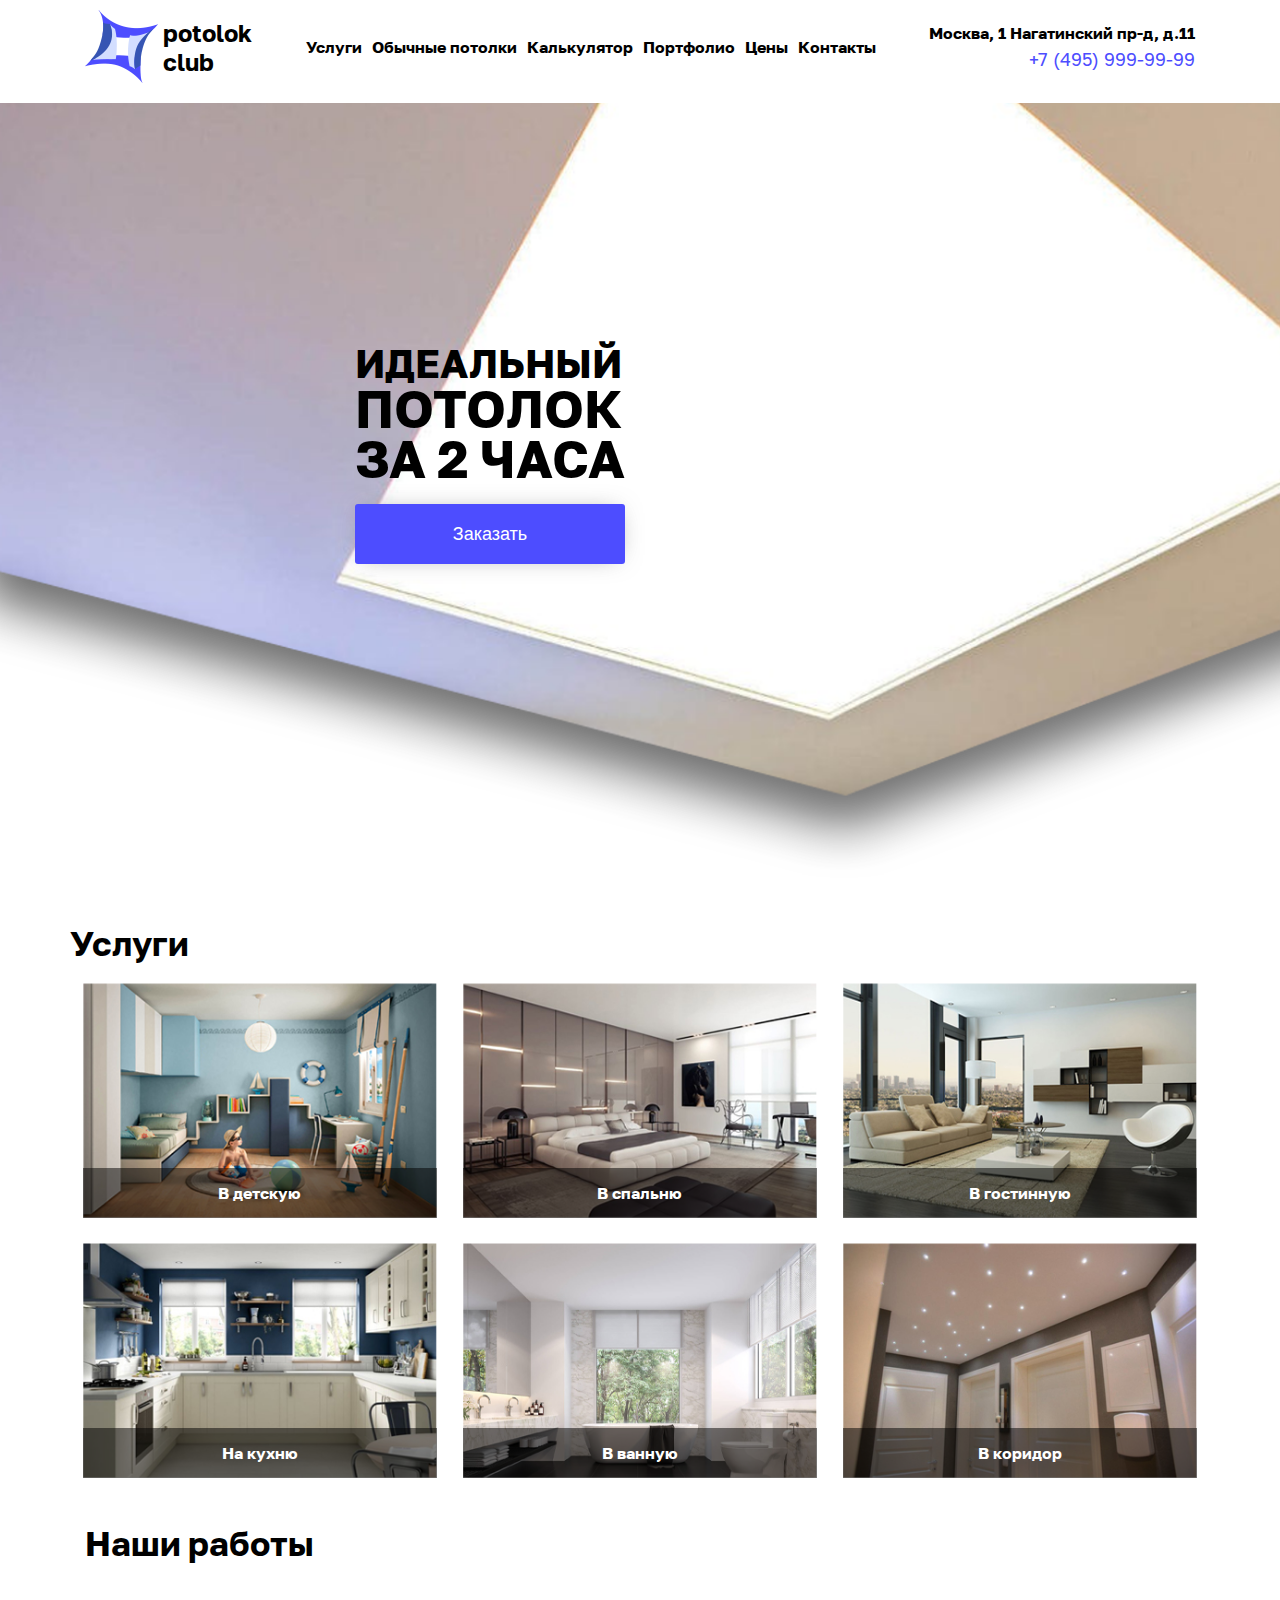
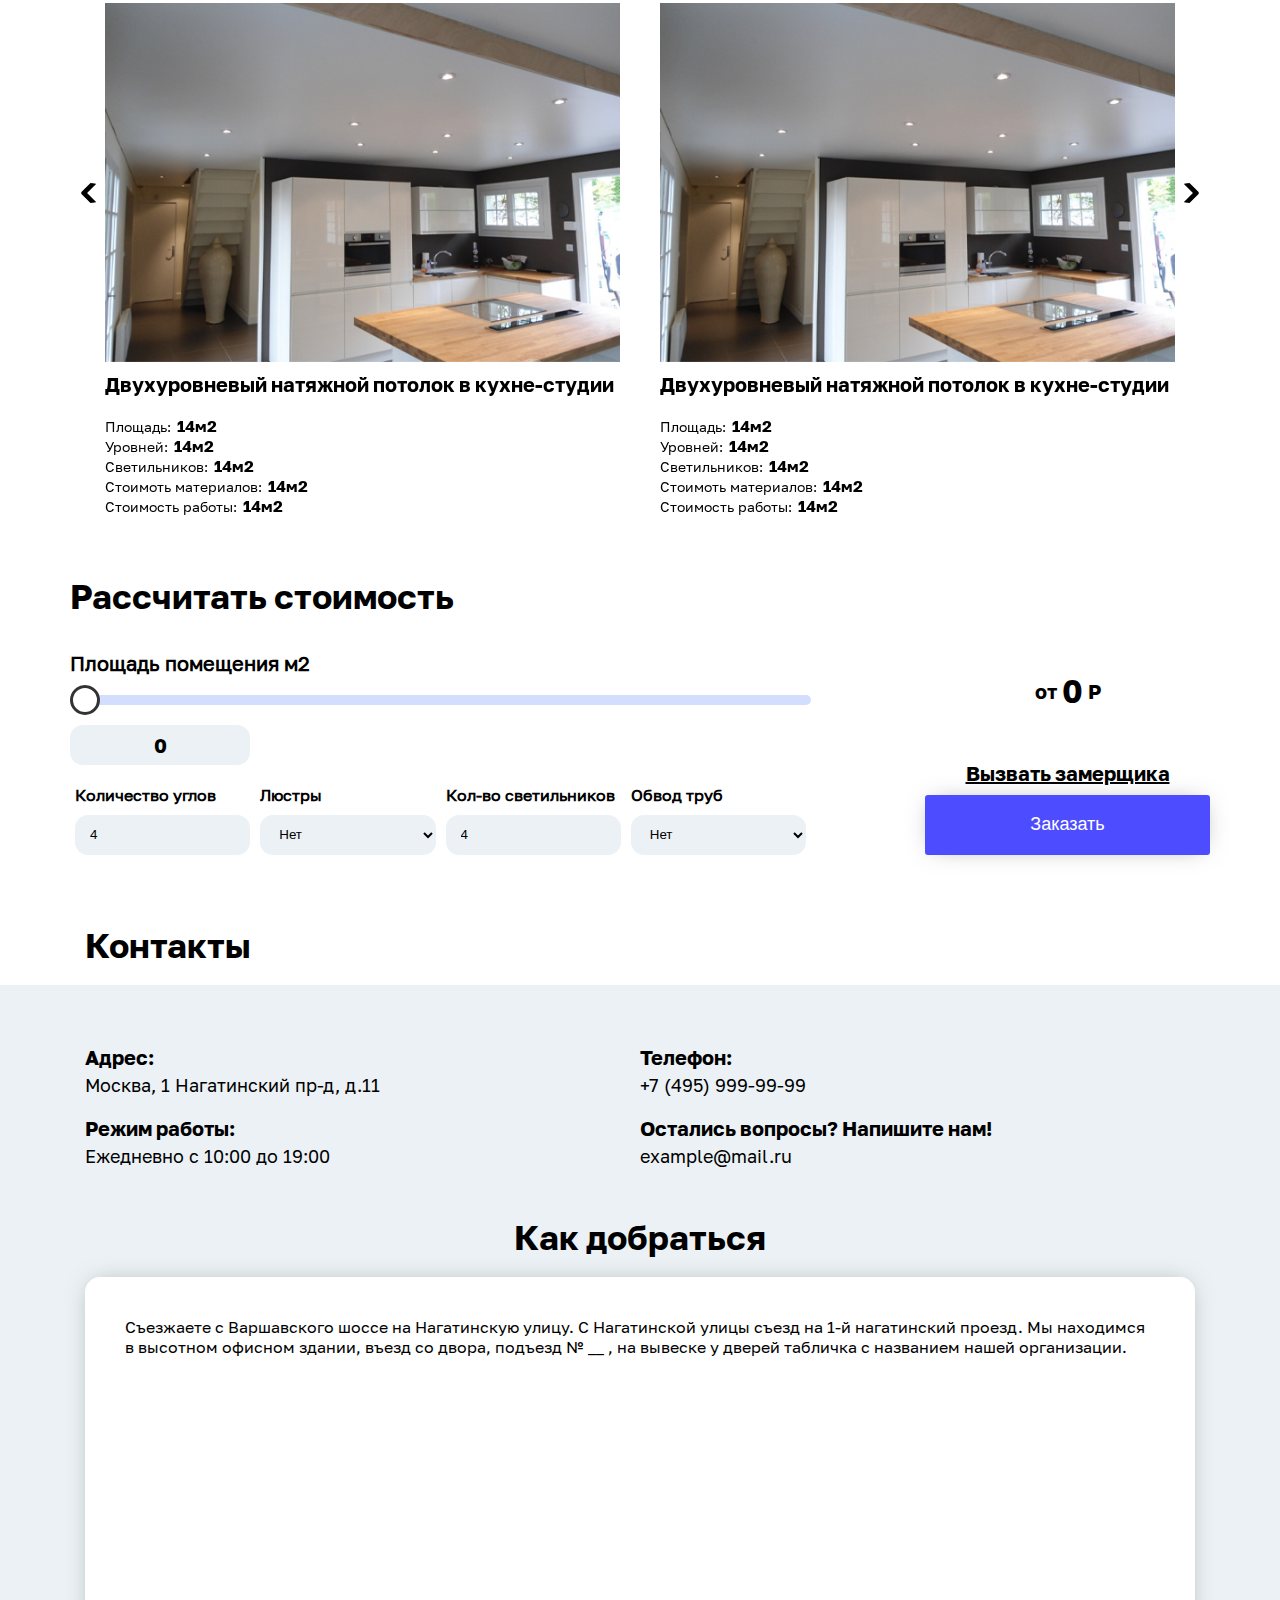
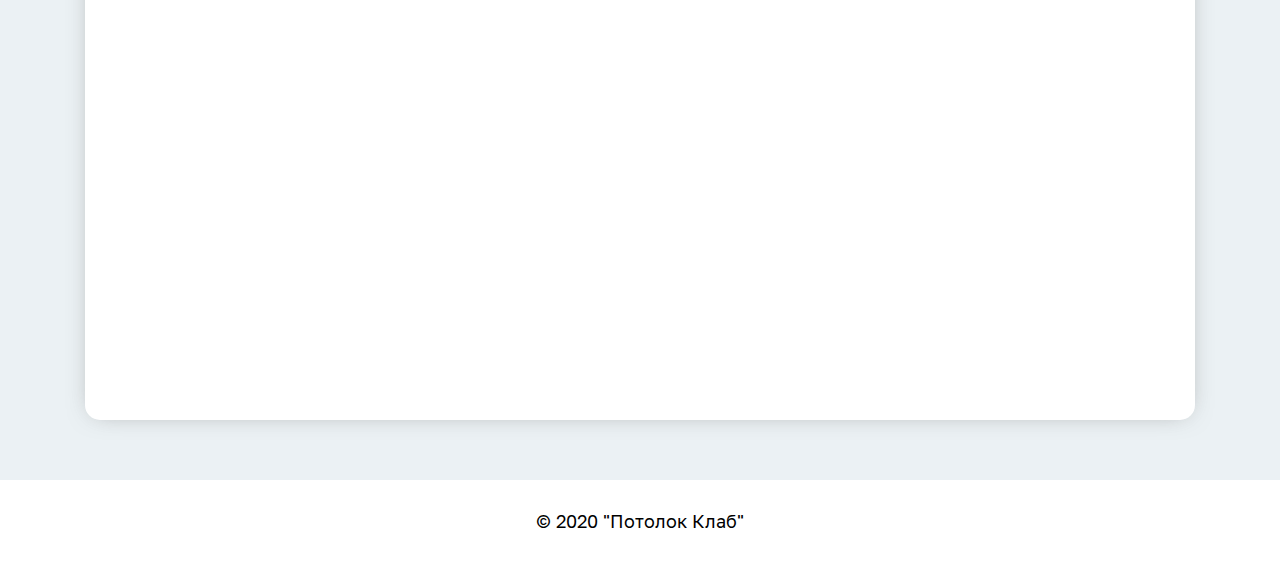
<file: index.html>
<!DOCTYPE html>
<html lang="ru">
<head>
  <meta charset="UTF-8">
  <meta name="viewport" content="width=device-width, initial-scale=1.0, maximum-scale=1.0, user-scalable=no" />
  <meta http-equiv="X-UA-Compatible" content="ie=edge">
  <meta name="format-detection" content="telephone=no">
  <title>Ремонт квартир</title>
  <link rel="shortcut icon" href="img/favicon/favicon.ico" type="image/x-icon">
  <meta property="og:title" content="" />
  <meta name="keywords" content=""/>
  <link rel="stylesheet" href="css/libs.min.css">
  <link rel="stylesheet" href="css/main.css">
</head>
<body>
  <div class="burger">
    <span></span>
    <span></span>
    <span></span>
  </div>
  <header class="header">
    <div class="header-top">
      <div class="header-top-wrap container">
        <div class="header-top-wrap-left">
          <a href="#"><img src="img/logo.png" alt="">potolok<br>club</a>
        </div>
        <div class="header-top-wrap-center">
          <ul class="menu">
            <li class="menu-item-has-children">
              <a href="">Услуги</a>
              <ul>
                <li><a href="">В детскую</a></li>
                <li><a href="">В спальню</a></li>
                <li><a href="">В гостинную</a></li>
                <li><a href="">На кухню</a></li>
                <li><a href="">В ванную</a></li>
                <li><a href="">В коридор</a></li>
              </ul>
            </li>
            <li><a href="">Обычные потолки</a></li>
            <li><a href="">Калькулятор</a>
            </li>
            <li><a href="">Портфолио</a></li>
            <li><a href="">Цены</a></li>
            <li><a href="">Контакты</a></li>
          </ul>
        </div>
        <div class="header-top-wrap-right">
          <a href="#">Москва, 1 Нагатинский пр-д, д.11</a>
          <a href="tel:">+7 (495) 999-99-99</a>
        </div>
      </div>
    </div>
    <div class="header-main">
      <div class="header-main-wrap">
        <h1>Идеальный<br><span>потолок<br> за 2 часа</span></h1>
        <button class="button call-popup">Заказать</button>
      </div>
    </div>
  </header>
  <section class="service container">
    <div class="title">
      Услуги
    </div>
    <div class="service-wrap">
      <a href="#" class="service-wrap-item">
        <img src="img/cat/1.jpg" alt="">
        <span>В детскую</span>
        <div class="button">
          Смотреть
        </div>
      </a>
      <a href="#" class="service-wrap-item">
        <img src="img/cat/2.jpg" alt="">
        <span>В спальню</span>
        <div class="button">
          Смотреть
        </div>
      </a>
      <a href="#" class="service-wrap-item">
        <img src="img/cat/3.jpg" alt="">
        <span>В гостинную</span>
        <div class="button">
          Смотреть
        </div>
      </a>
      <a  href="#" class="service-wrap-item">
        <img src="img/cat/4.jpg" alt="">
        <span>На кухню</span>
        <div class="button">
          Смотреть
        </div>
      </a>
      <a href="#" class="service-wrap-item">
        <img src="img/cat/5.jpg" alt="">
        <span>В ванную</span>
        <div class="button">
          Смотреть
        </div>
      </a>
      <a href="#" class="service-wrap-item">
        <img src="img/cat/6.jpg" alt="">
        <span>В коридор</span>
        <div class="button">
          Смотреть
        </div>
      </a>
    </a>
  </section>
  <section class="portfolio container">
    <div class="title">
      Наши работы
    </div>
    <div class="portfolio-wrap">
      <div class="portfolio-wrap-item">
        <div class="portfolio-wrap-item-top">
          <img src="img/case/Слой 245.jpg" alt="">
        </div>
        <div class="portfolio-wrap-item-bot">
          <h4>
            Двухуровневый натяжной потолок в кухне-студии
          </h4>
          <p>Площадь: <b>14м2</b></p>
          <p>Уровней: <b>14м2</b></p>
          <p>Светильников: <b>14м2</b></p>
          <p>Стоимоть материалов: <b>14м2</b></p>
          <p>Стоимость работы: <b>14м2</b></p>
        </div>
      </div>
      <div class="portfolio-wrap-item">
        <div class="portfolio-wrap-item-top">
          <img src="img/case/Слой 245.jpg" alt="">
        </div>
        <div class="portfolio-wrap-item-bot">
          <h4>
            Двухуровневый натяжной потолок в кухне-студии
          </h4>
          <p>Площадь: <b>14м2</b></p>
          <p>Уровней: <b>14м2</b></p>
          <p>Светильников: <b>14м2</b></p>
          <p>Стоимоть материалов: <b>14м2</b></p>
          <p>Стоимость работы: <b>14м2</b></p>
        </div>
      </div>
      <div class="portfolio-wrap-item">
        <div class="portfolio-wrap-item-top">
          <img src="img/case/Слой 245.jpg" alt="">
        </div>
        <div class="portfolio-wrap-item-bot">
          <h4>
            Двухуровневый натяжной потолок в кухне-студии
          </h4>
          <p>Площадь: <b>14м2</b></p>
          <p>Уровней: <b>14м2</b></p>
          <p>Светильников: <b>14м2</b></p>
          <p>Стоимоть материалов: <b>14м2</b></p>
          <p>Стоимость работы: <b>14м2</b></p>
        </div>
      </div>
      <div class="portfolio-wrap-item">
        <div class="portfolio-wrap-item-top">
          <img src="img/case/Слой 245.jpg" alt="">
        </div>
        <div class="portfolio-wrap-item-bot">
          <h4>
            Двухуровневый натяжной потолок в кухне-студии
          </h4>
          <p>Площадь: <b>14м2</b></p>
          <p>Уровней: <b>14м2</b></p>
          <p>Светильников: <b>14м2</b></p>
          <p>Стоимоть материалов: <b>14м2</b></p>
          <p>Стоимость работы: <b>14м2</b></p>
        </div>
      </div>

    </div>
  </section>
  <section class="calc container">
    <div class="title">Рассчитать стоимость</div>
    <div class="calc-wrap">
      <div class="calc-wrap-left">
        <div class="calc-wrap-left-top">
          <b>
            Площадь помещения м2
          </b>
          <div id="inputDiv">
            <div id="etiqueta"></div>
            <input class="range-input" type="range" value='0' min="0" max="100"  autocomplete="off">
            <!-- autocomplete="off" pare que Firefox no "recuerde" el valor del input "on refresh" -->
            </div>
          <span class="range-value">
            0
          </span>
        </div>
        <div class="calc-wrap-left-bot">
          <div>
            <b>Количество углов</b>
            <input class="calc-ugol" type="number" value="4">
          </div>
          <div>
            <b>Люстры</b>
            <select class="calc-big-light" name="" id="">
              <option value="0">Нет</option>
              <option value="2000">Да</option>
            </select>
          </div>
          <div>
            <b>Кол-во светильников</b>
            <input class="calc-light" type="number" value="4">
          </div>
          <div>
            <b>Обвод труб</b>
            <select class="calc-trub" name="" id="">
              <option value="0">Нет</option>
              <option value="1000">Да</option>
            </select>
          </div>
        </div>
      </div>
      <div class="calc-wrap-right">
        <div>
          от <span class="result">
            0
          </span>Р
        </div>
        <div>
          <span>
            Вызвать замерщика
          </span>
          <button class="button call-popup">Заказать</button>
        </div>
      </div>
    </div>
  </section>
  <footer class="footer">
    <div class="footer-top container">
      <div class="title">
        Контакты
      </div>
    </div>
    <div class="footer-main">
      <div class="footer-main-wrap container">
        <div class="footer-main-wrap-top">
          <div class="footer-main-wrap-top-item">
            <b>Адрес:</b>
            <p>Москва, 1 Нагатинский пр-д, д.11</p>
          </div>
          <div class="footer-main-wrap-top-item">
            <b>Телефон:</b>
            <a href="">+7 (495) 999-99-99</a>
          </div>
          <div class="footer-main-wrap-top-item">
            <b>Режим работы:</b>
            <p>Ежедневно с 10:00 до 19:00</p>
          </div>
          <div class="footer-main-wrap-top-item">
            <b>Остались вопросы? Напишите нам!</b>
            <a href="">example@mail.ru</a>
          </div>
        </div>
        <div class="title">Как добраться</div>
        <!-- <div class="footer-main-wrap-toggle">
          
          <div>На автомобиле</div>
          <div>Пешком</div>
        </div> -->
        <div class="footer-main-wrap-map">
          <p>
            Съезжаете с Варшавского шоссе на Нагатинскую улицу. 
            С Нагатинской улицы съезд на 1-й нагатинский проезд. 
            Мы находимся в высотном офисном здании, въезд со двора, подъезд № __ , на вывеске у дверей табличка с названием нашей организации. 
          </p>
          <iframe src="https://yandex.ru/map-widget/v1/?um=constructor%3Af8dcd74d21fbdcd40e7e0dd1409239ef2c2ac0455ceb2d71cfdfa2def05c5040&amp;source=constructor" width="100%" height="600" frameborder="0"></iframe>
        </div>
      </div>
    </div>
    <div class="footer-title">
      © 2020  "Потолок Клаб"
    </div>
  </footer>
  <div class="overlay"></div>
  <div class="popup">
    <div class="close">&times;</div>
    <div class="title">
      Оставьте завяку и мы вам перезвоним!
    </div>
    <label for="">Ваше имя</label>
    <input type="text">
    <label for="">Ваш телефон</label>
    <input type="tel">
    <input type="submit" class="button" value="Отправить">
    <div class="small">
      Я ознакомлен (-а) с условиями <a href="">политики конфиденциальности</a> и согласен на обработку персональных данных.
    </div>
  </div>




  <script src="https://code.jquery.com/jquery-3.4.1.min.js"></script>
  <script src="js/libs.min.js"></script>
  <script src="js/common.js"></script>
</body>
</html>
</file>
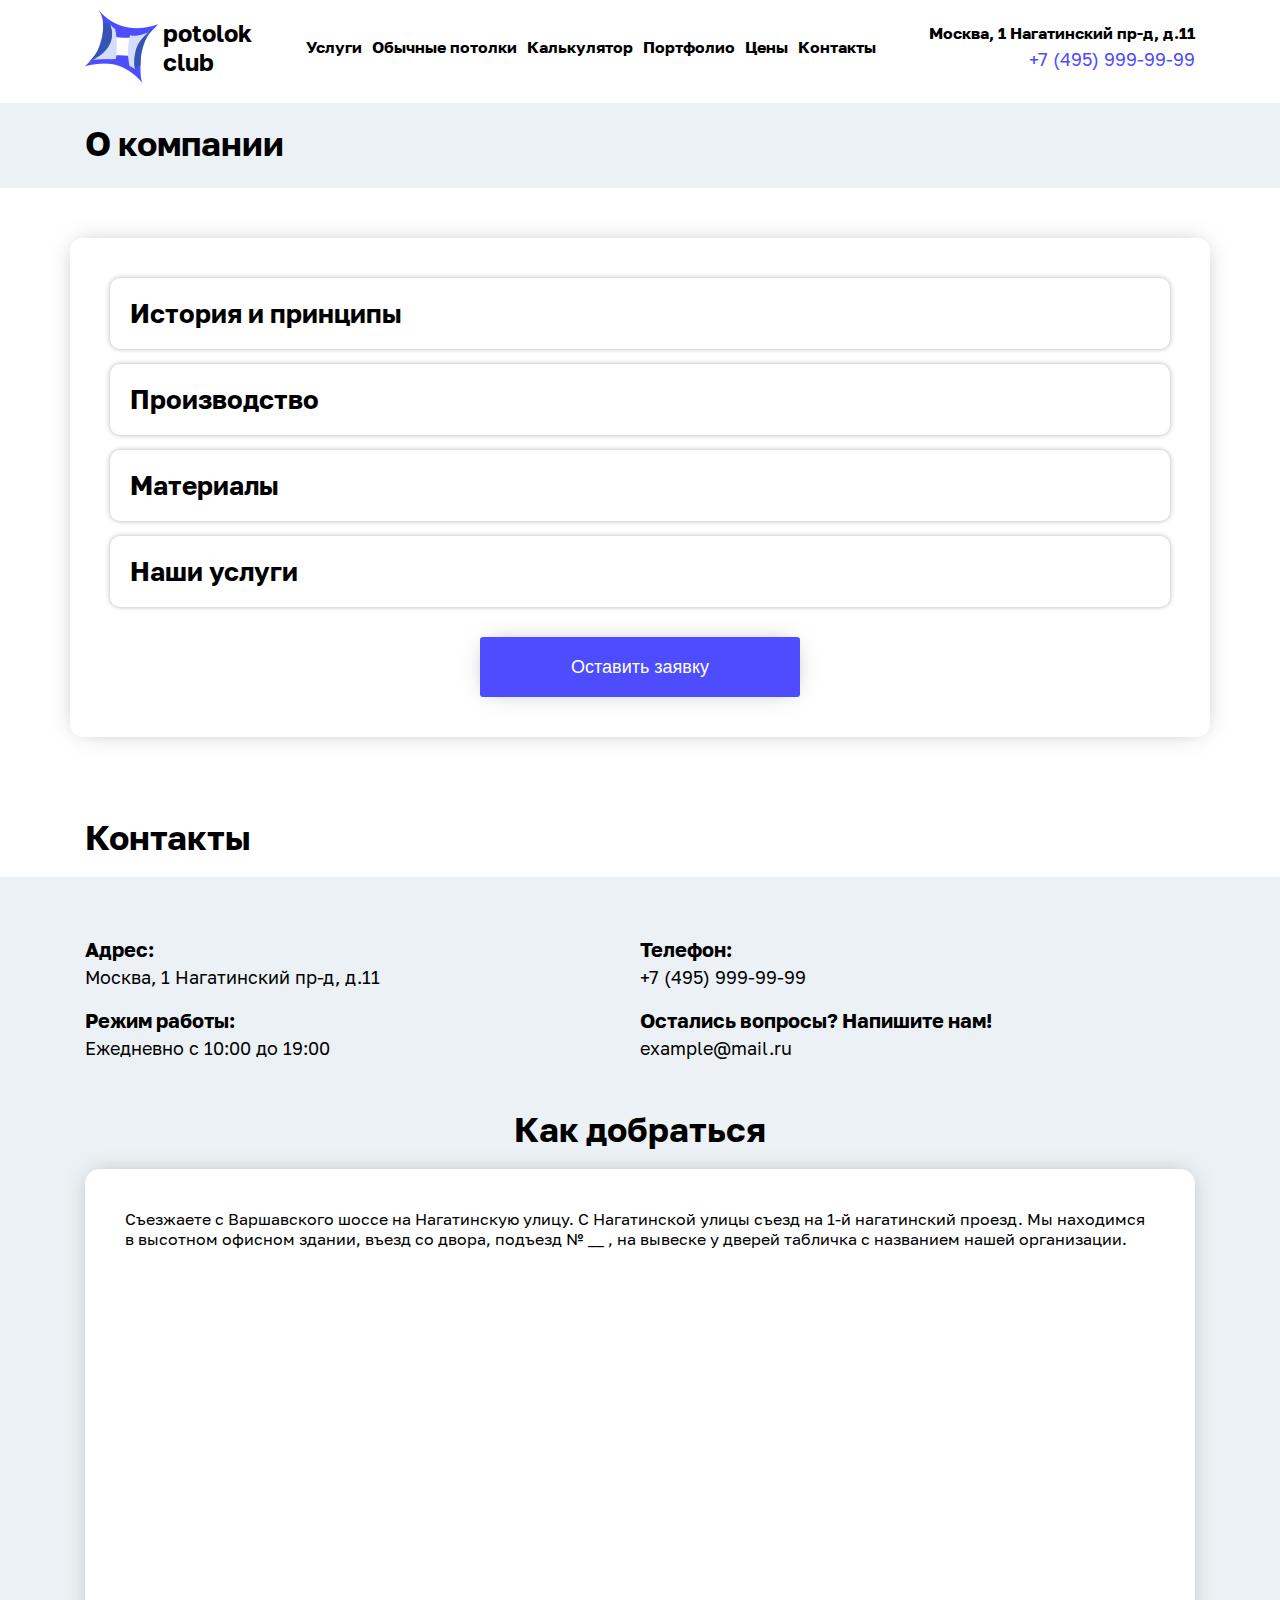
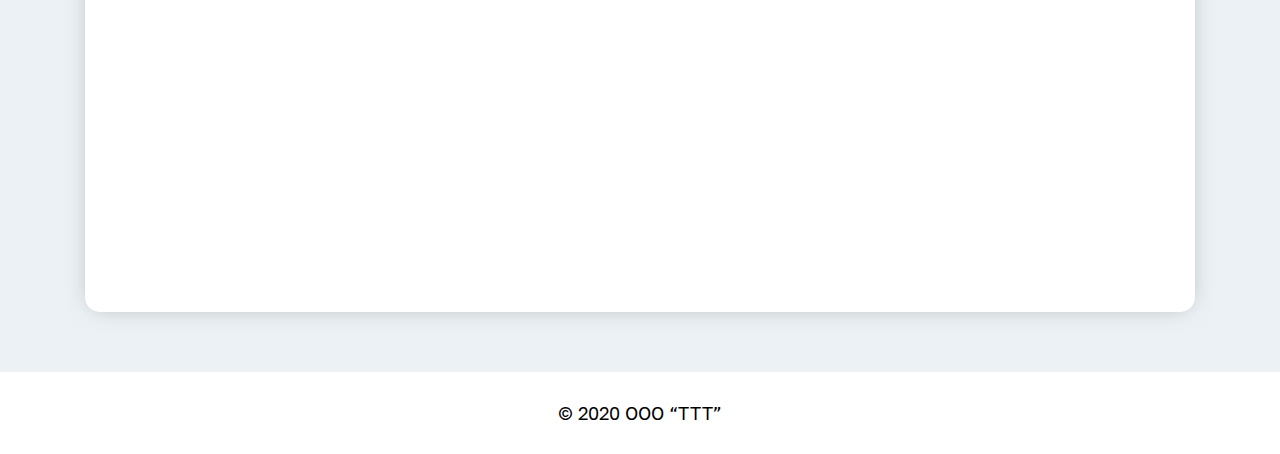
<file: about.html>
<!DOCTYPE html>
<html lang="ru">
<head>
  <meta charset="UTF-8">
  <meta name="viewport" content="width=device-width, initial-scale=1.0, maximum-scale=1.0, user-scalable=no" />
  <meta http-equiv="X-UA-Compatible" content="ie=edge">
  <meta name="format-detection" content="telephone=no">
  <title>Ремонт квартир</title>
  <link rel="shortcut icon" href="img/favicon/favicon.ico" type="image/x-icon">
  <meta property="og:title" content="" />
  <meta name="keywords" content=""/>
  <link rel="stylesheet" href="css/libs.min.css">
  <link rel="stylesheet" href="css/main.css">
</head>
<body>
  <div class="burger">
    <span></span>
    <span></span>
    <span></span>
  </div>
  <header class="header">
    <div class="header-top">
      <div class="header-top-wrap container">
        <div class="header-top-wrap-left">
          <a href="#"><img src="img/logo.png" alt="">potolok<br>club</a>
        </div>
        <div class="header-top-wrap-center">
          <ul class="menu">
            <li class="menu-item-has-children">
              <a href="">Услуги</a>
              <ul>
                <li><a href="">В детскую</a></li>
                <li><a href="">В спальню</a></li>
                <li><a href="">В гостинную</a></li>
                <li><a href="">На кухню</a></li>
                <li><a href="">В ванную</a></li>
                <li><a href="">В коридор</a></li>
              </ul>
            </li>
            <li><a href="">Обычные потолки</a></li>
            <li><a href="">Калькулятор</a>
            </li>
            <li><a href="">Портфолио</a></li>
            <li><a href="">Цены</a></li>
            <li><a href="">Контакты</a></li>
          </ul>
        </div>
        <div class="header-top-wrap-right">
          <a href="#">Москва, 1 Нагатинский пр-д, д.11</a>
          <a href="tel:">+7 (495) 999-99-99</a>
        </div>
      </div>
    </div>
    
  </header>
 

  <section class="about">
    <div class="about-title">
      <h1 class="title container">О компании</h1>
    </div>
    <div class="about-wrap container">
      
      <h2  class="accordeon">
        История и принципы
      </h2>
      <p>
        Компания ООО “ТТТ” была основана в далеком 2005 году, и в 2020 году мы уже будем отмечать серьезную дату: пятнадцатилетие нашей деятельности. За это время мы прошли долгий путь от маленькой бригады, состоящей из нескольких “рукастых” мастеров своего дела, до серьезной компании, которая может предложить своим клиентам целый комплекс работ как по устройству самых разных видов потолков, так и по оказанию сопутствующих услуг. Неизменным осталось только одно: качество нашей работы, за которое мы, как и прежде, отвечаем лично и ставим во главу угла надежность и долговечность устанавливаемых нами потолков и качество выполняемых нами заказов!
      </p>
      <h2  class="accordeon">
        Производство
      </h2>
      <p>
        Компания ООО “ТТТ” обладает собственной производственной базой с современным высокотехнологичным оборудованием, поэтому мы можем реализовать даже самые сложные задачи и работы для выполнения ваших заказов. Производственный цех нашей компании расположен в пределах города, что позволяет нам максимально оперативно обеспечить изготовление и доставку вашего заказа.   
      </p>
      <h2  class="accordeon">
        Материалы
      </h2>
      <p>
        У нас заключены прямые договора с поставщиками самых качественных современных материалов ведущих производителей России, Бельгии, Франции, Германии, Италии, Швейцарии и других стран. Все материалы имеют сертификаты качества и гарантию производителя на срок от 10 до 15 лет.
      </p>
      <h2  class="accordeon">
        Наши услуги 
      </h2>
      <p>
        Разнообразие используемых материалов позволяет нам не только устанавливать качественные и красивые стандартные разновидности потолков, но и  воплощать в жизнь любые дизайнерские проекты и эксклюзивные заказы, реализовать невероятно эффектные работы из их сочетания, внося изменения в конструкции, добавляя неожиданные и креативные решения вместо стандартных.
      </p>
      <div class="div-button">
        <button class="button call-popup">Оставить заявку</button>
      </div>
    </div>
  </section>
  <footer class="footer">
    <div class="footer-top container">
      <div class="title">
        Контакты
      </div>
    </div>
    <div class="footer-main">
      <div class="footer-main-wrap container">
        <div class="footer-main-wrap-top">
          <div class="footer-main-wrap-top-item">
            <b>Адрес:</b>
            <p>Москва, 1 Нагатинский пр-д, д.11</p>
          </div>
          <div class="footer-main-wrap-top-item">
            <b>Телефон:</b>
            <a href="">+7 (495) 999-99-99</a>
          </div>
          <div class="footer-main-wrap-top-item">
            <b>Режим работы:</b>
            <p>Ежедневно с 10:00 до 19:00</p>
          </div>
          <div class="footer-main-wrap-top-item">
            <b>Остались вопросы? Напишите нам!</b>
            <a href="">example@mail.ru</a>
          </div>
        </div>
        <div class="title">Как добраться</div>
        <!-- <div class="footer-main-wrap-toggle">
          
          <div>На автомобиле</div>
          <div>Пешком</div>
        </div> -->
        <div class="footer-main-wrap-map">
          <p>
            Съезжаете с Варшавского шоссе на Нагатинскую улицу. 
            С Нагатинской улицы съезд на 1-й нагатинский проезд. 
            Мы находимся в высотном офисном здании, въезд со двора, подъезд № __ , на вывеске у дверей табличка с названием нашей организации. 
          </p>
          <iframe src="https://yandex.ru/map-widget/v1/?um=constructor%3Af8dcd74d21fbdcd40e7e0dd1409239ef2c2ac0455ceb2d71cfdfa2def05c5040&amp;source=constructor" width="100%" height="600" frameborder="0"></iframe>
        </div>
      </div>
    </div>
    <div class="footer-title">
      © 2020  ООО  “ТТТ” 
    </div>
  </footer>
  <div class="overlay"></div>
  <div class="popup">
    <div class="close">&times;</div>
    <div class="title">
      Оставьте завяку и мы вам перезвоним!
    </div>
    <label for="">Ваше имя</label>
    <input type="text">
    <label for="">Ваш телефон</label>
    <input type="tel">
    <input type="submit" class="button" value="Отправить">
    <div class="small">
      Я ознакомлен (-а) с условиями <a href="">политики конфиденциальности</a> и согласен на обработку персональных данных.
    </div>
  </div>




  <script src="https://code.jquery.com/jquery-3.4.1.min.js"></script>
  <script src="js/libs.min.js"></script>
  <script src="js/common.js"></script>
</body>
</html>
</file>
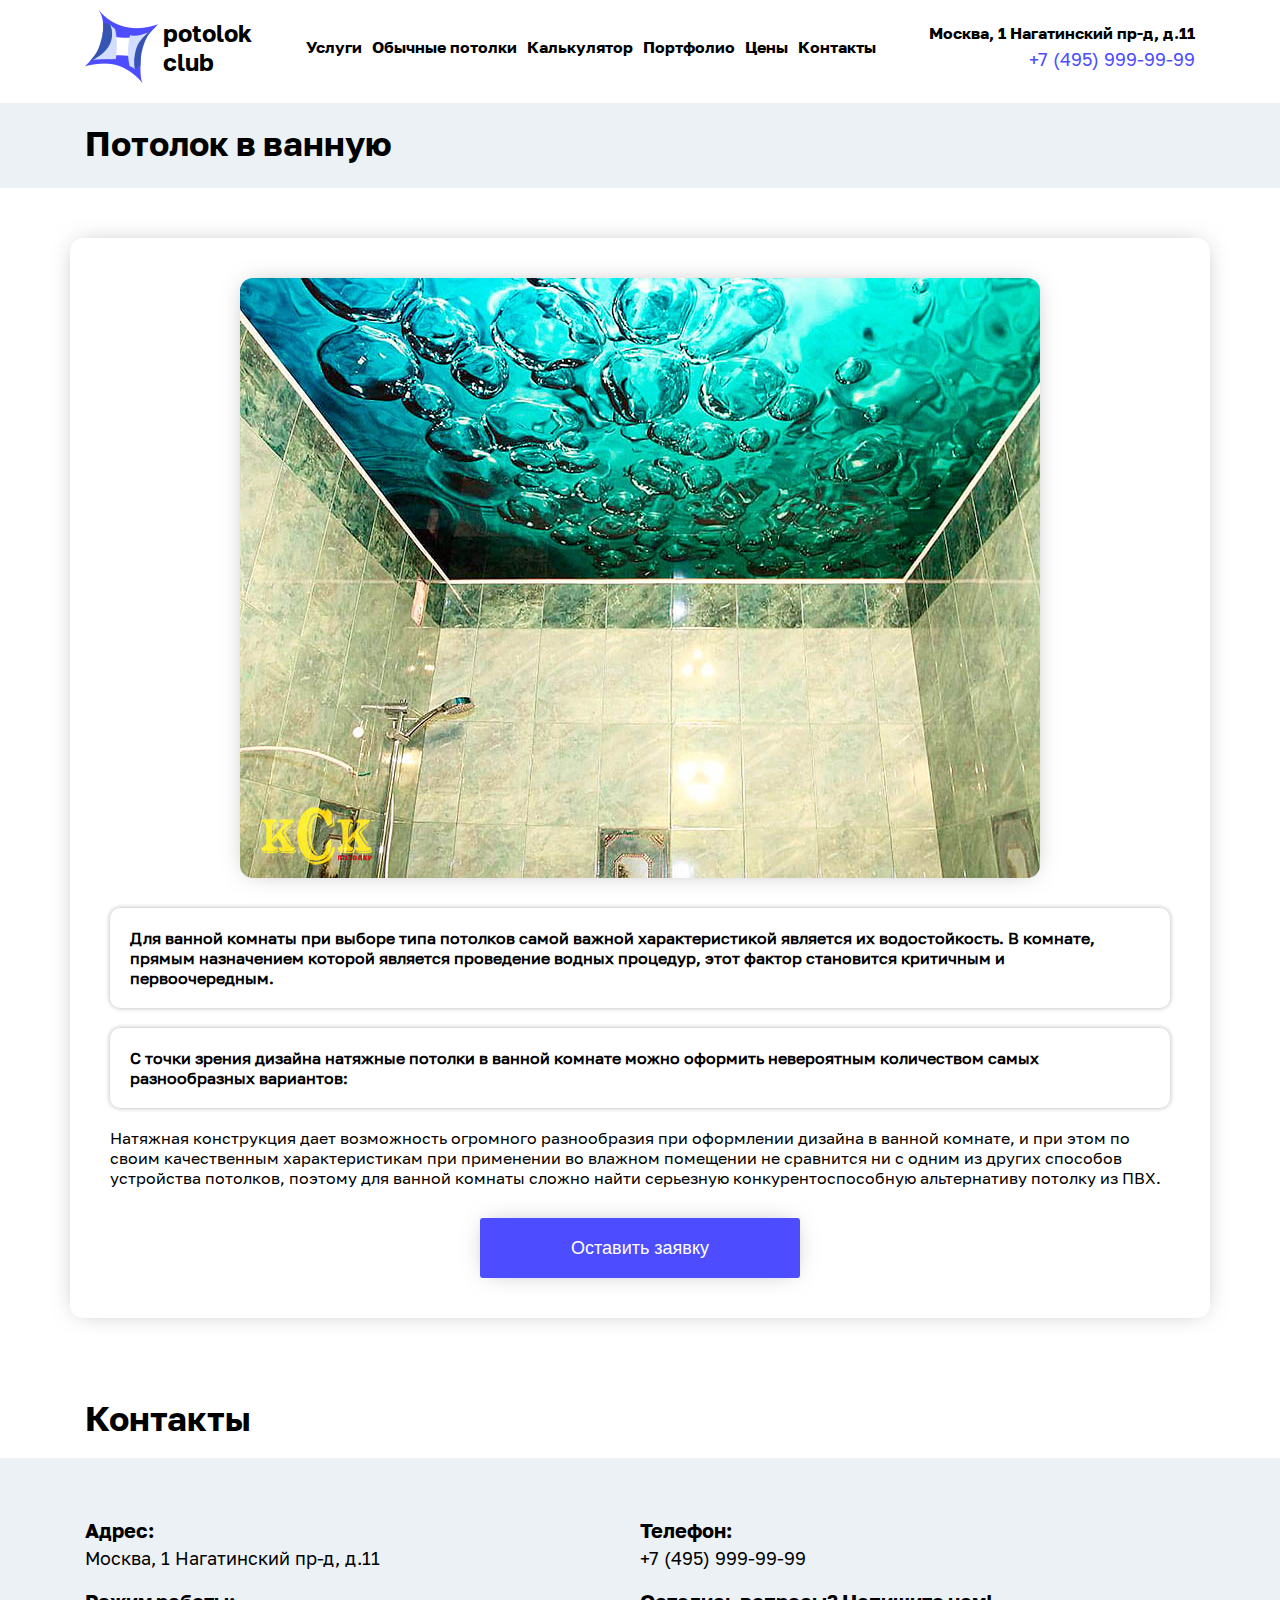
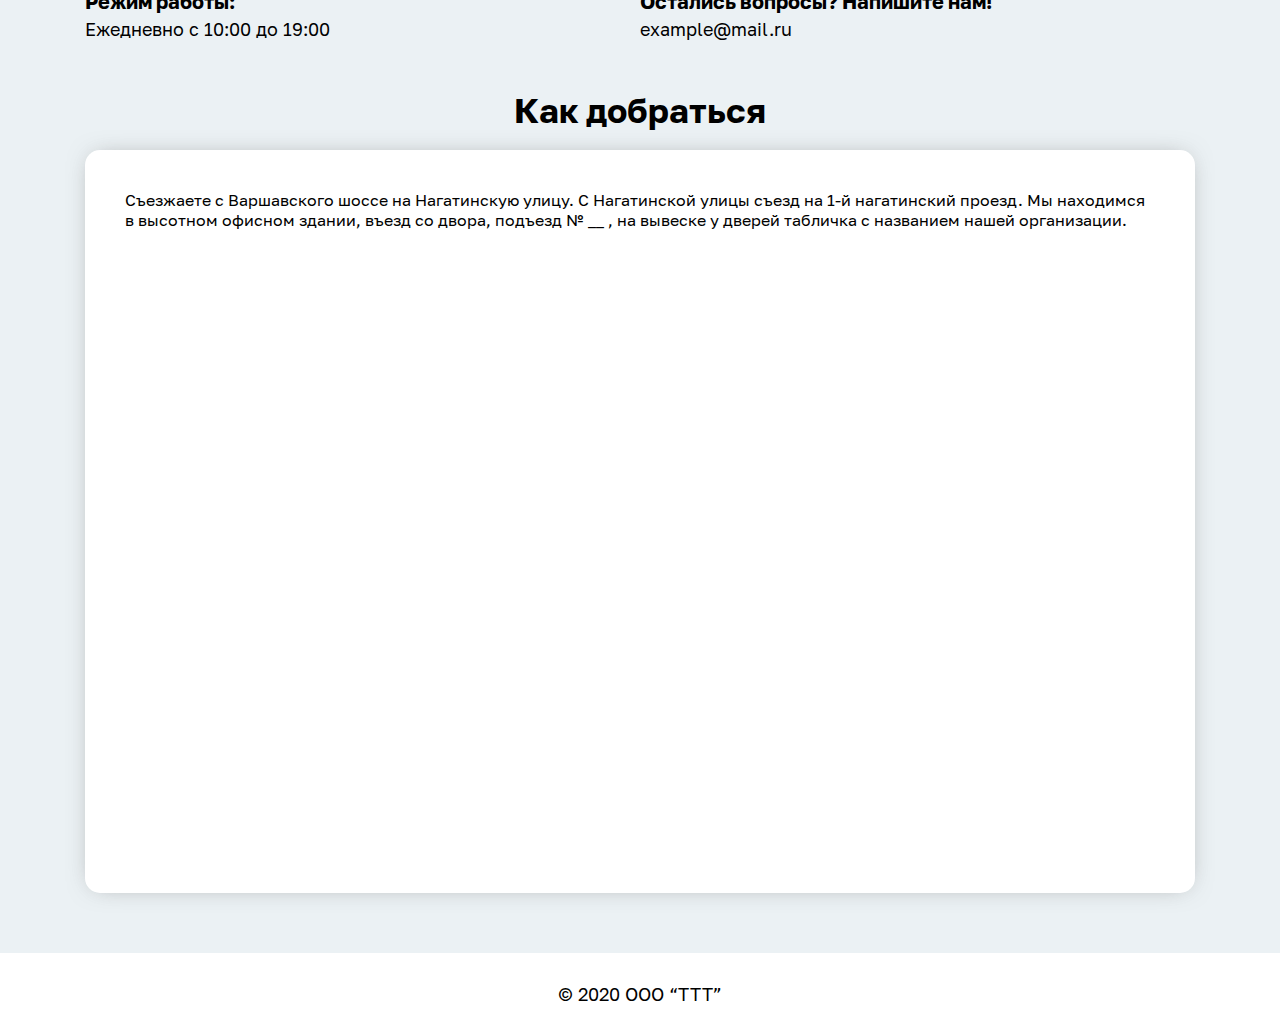
<file: category.html>
<!DOCTYPE html>
<html lang="ru">
<head>
  <meta charset="UTF-8">
  <meta name="viewport" content="width=device-width, initial-scale=1.0, maximum-scale=1.0, user-scalable=no" />
  <meta http-equiv="X-UA-Compatible" content="ie=edge">
  <meta name="format-detection" content="telephone=no">
  <title>Ремонт квартир</title>
  <link rel="shortcut icon" href="img/favicon/favicon.ico" type="image/x-icon">
  <meta property="og:title" content="" />
  <meta name="keywords" content=""/>
  <link rel="stylesheet" href="css/libs.min.css">
  <link rel="stylesheet" href="css/main.css">
</head>
<body>
  <div class="burger">
    <span></span>
    <span></span>
    <span></span>
  </div>
  <header class="header">
    <div class="header-top">
      <div class="header-top-wrap container">
        <div class="header-top-wrap-left">
          <a href="#"><img src="img/logo.png" alt="">potolok<br>club</a>
        </div>
        <div class="header-top-wrap-center">
          <ul class="menu">
            <li class="menu-item-has-children">
              <a href="">Услуги</a>
              <ul>
                <li><a href="">В детскую</a></li>
                <li><a href="">В спальню</a></li>
                <li><a href="">В гостинную</a></li>
                <li><a href="">На кухню</a></li>
                <li><a href="">В ванную</a></li>
                <li><a href="">В коридор</a></li>
              </ul>
            </li>
            <li><a href="">Обычные потолки</a></li>
            <li><a href="">Калькулятор</a>
            </li>
            <li><a href="">Портфолио</a></li>
            <li><a href="">Цены</a></li>
            <li><a href="">Контакты</a></li>
          </ul>
        </div>
        <div class="header-top-wrap-right">
          <a href="#">Москва, 1 Нагатинский пр-д, д.11</a>
          <a href="tel:">+7 (495) 999-99-99</a>
        </div>
      </div>
    </div>
    
  </header>
 

  <section class="about">
    <div class="about-title">
      <h1 class="title container">Потолок в ванную</h1>
    </div>
    <div class="about-wrap container">
      <img src="img/category/5.jpg" alt="">
      <b class="accordeon">
        Для ванной комнаты при выборе типа потолков самой важной характеристикой является их водостойкость. В комнате, прямым назначением которой является проведение водных процедур, этот фактор становится критичным и первоочередным.
      </b>
      <p>
        Из всех разновидностей потолочных покрытий для ванной комнаты оптимальным решением являются натяжные потолки. В первую очередь за счет самого материала, так как ПВХ-пленка является водоотталкивающей: материал не вздуется, не размокнет и не потеряет форму от влаги даже спустя многие годы эксплуатации. Вторым немаловажным фактором является герметичность конструкции и водонепроницаемость ПВХ-пленки: в случае подтопления, натяжной потолок послужит палочкой-выручалочкой для вашего ремонта, собрав в себя большую массу воды за счет своего растяжения и не дав ей причинить вред стеновым, напольным покрытиям, предметам интерьера и вещам. В процессе восстановительных работ в полотне делается прокол, через который вся накопленная вода сливается, полотно просушивается и проделанное отверстие надежно запаивается, после чего ваш потолок снова как новый с минимальными финансовыми затратами. 
      </p>
      <b class="accordeon">
        С точки зрения дизайна натяжные потолки в ванной комнате можно оформить невероятным количеством самых разнообразных вариантов:
      </b>
      <ul>
        <li>различной текстуры: матовая, сатиновая, глянцевая, перфорированная</li>
        <li>различных цветов: от стандартного белого полотна до всевозможных цветных полотен для реализации дизайнерских задумок или фотопечатью с любыми изображениями на ваш вкус</li>
        <li>сплошное одноуровневое полотно, многоуровневое, с декорированными элементами, аквариумным эффектом и т.д</li>
       
      </ul>
      <p>
        Натяжная конструкция дает возможность огромного разнообразия при оформлении дизайна в ванной комнате, и при этом по своим качественным характеристикам при применении во влажном помещении не сравнится ни с одним из других способов устройства потолков, поэтому для ванной комнаты сложно найти серьезную конкурентоспособную альтернативу потолку из ПВХ. 
      </p>
      <div class="div-button container">
        <button class="button call-popup">Оставить заявку</button>
      </div>
    </div>
  </section>
  <footer class="footer">
    <div class="footer-top container">
      <div class="title">
        Контакты
      </div>
    </div>
    <div class="footer-main">
      <div class="footer-main-wrap container">
        <div class="footer-main-wrap-top">
          <div class="footer-main-wrap-top-item">
            <b>Адрес:</b>
            <p>Москва, 1 Нагатинский пр-д, д.11</p>
          </div>
          <div class="footer-main-wrap-top-item">
            <b>Телефон:</b>
            <a href="">+7 (495) 999-99-99</a>
          </div>
          <div class="footer-main-wrap-top-item">
            <b>Режим работы:</b>
            <p>Ежедневно с 10:00 до 19:00</p>
          </div>
          <div class="footer-main-wrap-top-item">
            <b>Остались вопросы? Напишите нам!</b>
            <a href="">example@mail.ru</a>
          </div>
        </div>
        <div class="title">Как добраться</div>
        <!-- <div class="footer-main-wrap-toggle">
          
          <div>На автомобиле</div>
          <div>Пешком</div>
        </div> -->
        <div class="footer-main-wrap-map">
          <p>
            Съезжаете с Варшавского шоссе на Нагатинскую улицу. 
            С Нагатинской улицы съезд на 1-й нагатинский проезд. 
            Мы находимся в высотном офисном здании, въезд со двора, подъезд № __ , на вывеске у дверей табличка с названием нашей организации. 
          </p>
          <iframe src="https://yandex.ru/map-widget/v1/?um=constructor%3Af8dcd74d21fbdcd40e7e0dd1409239ef2c2ac0455ceb2d71cfdfa2def05c5040&amp;source=constructor" width="100%" height="600" frameborder="0"></iframe>
        </div>
      </div>
    </div>
    <div class="footer-title">
      © 2020  ООО  “ТТТ” 
    </div>
  </footer>
  <div class="overlay"></div>
  <div class="popup">
    <div class="close">&times;</div>
    <div class="title">
      Оставьте завяку и мы вам перезвоним!
    </div>
    <label for="">Ваше имя</label>
    <input type="text">
    <label for="">Ваш телефон</label>
    <input type="tel">
    <input type="submit" class="button" value="Отправить">
    <div class="small">
      Я ознакомлен (-а) с условиями <a href="">политики конфиденциальности</a> и согласен на обработку персональных данных.
    </div>
  </div>




  <script src="https://code.jquery.com/jquery-3.4.1.min.js"></script>
  <script src="js/libs.min.js"></script>
  <script src="js/common.js"></script>
</body>
</html>
</file>
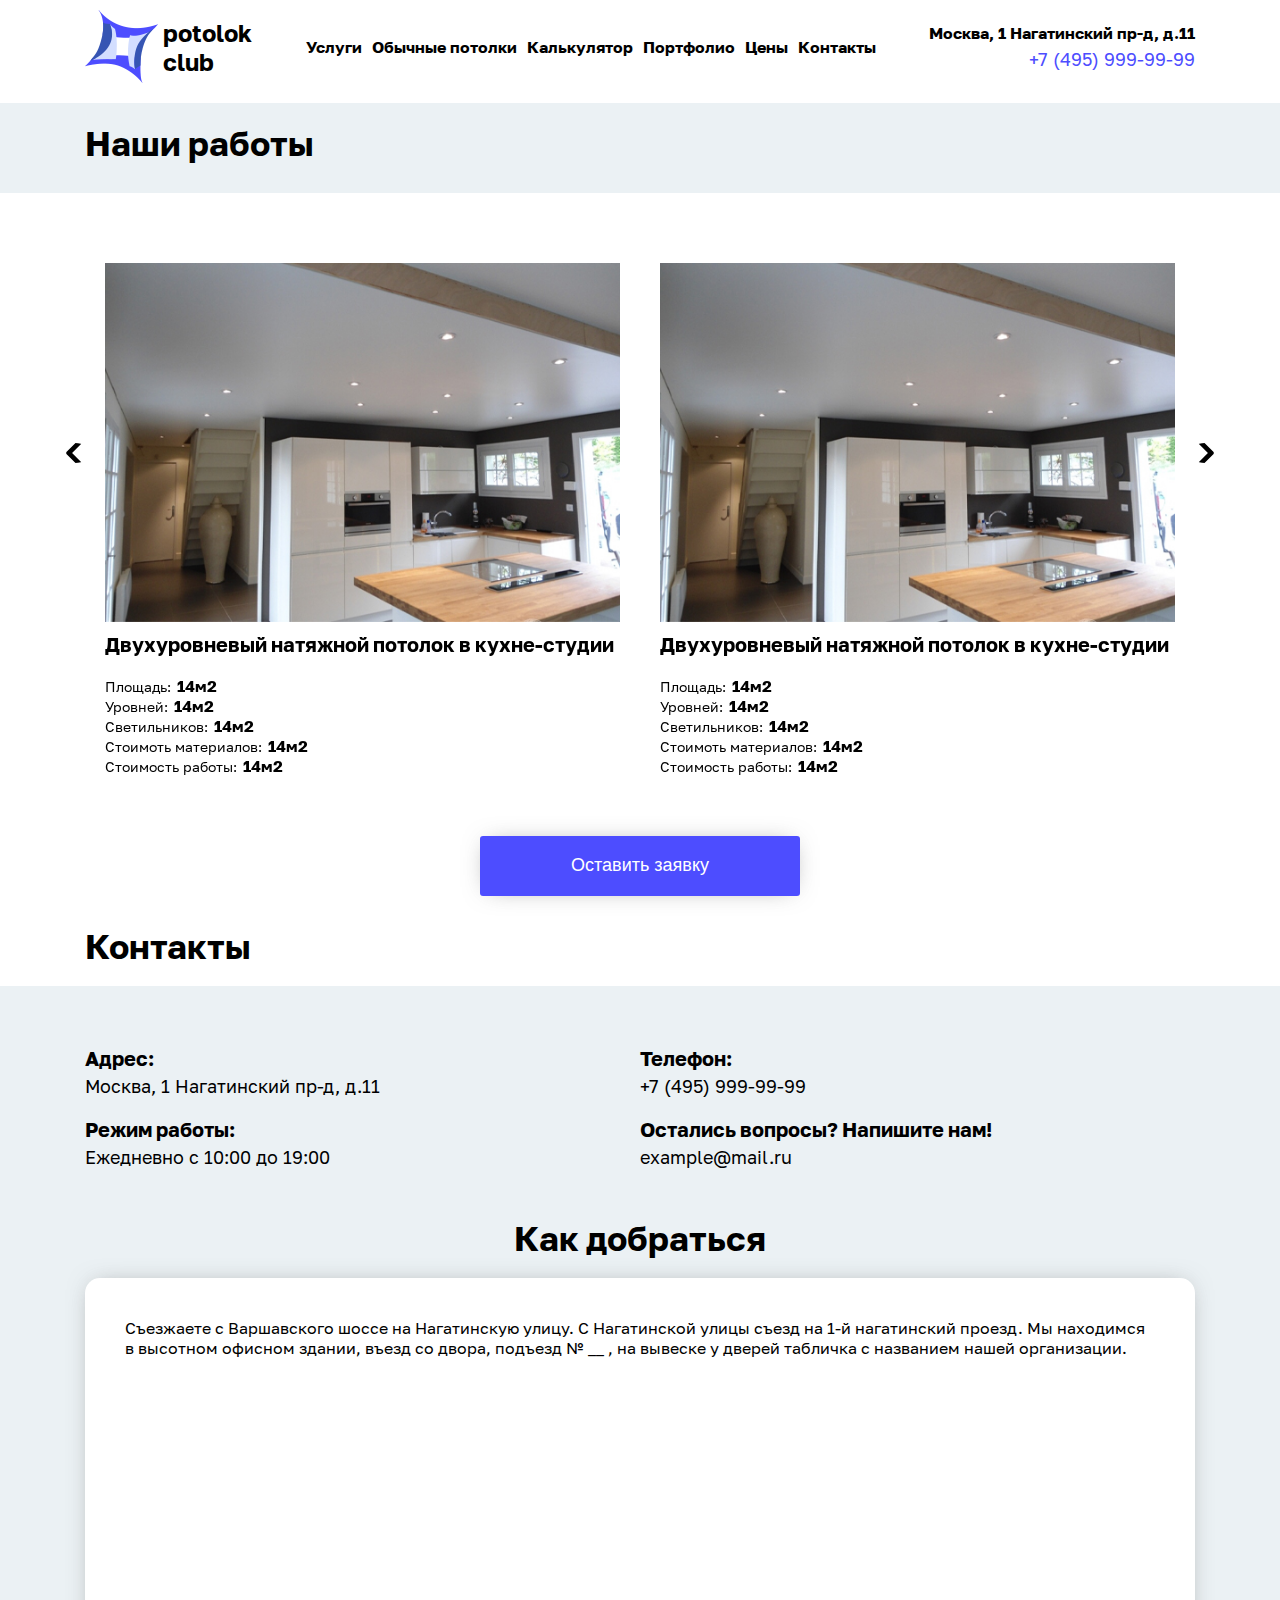
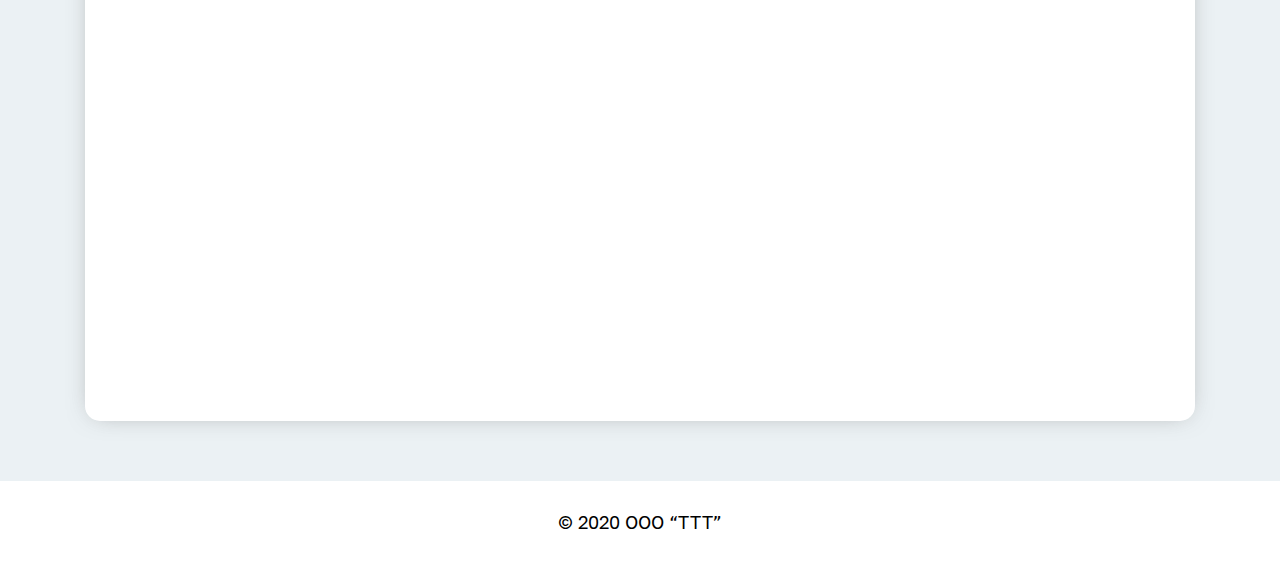
<file: portfolio.html>
<!DOCTYPE html>
<html lang="ru">
<head>
  <meta charset="UTF-8">
  <meta name="viewport" content="width=device-width, initial-scale=1.0, maximum-scale=1.0, user-scalable=no" />
  <meta http-equiv="X-UA-Compatible" content="ie=edge">
  <meta name="format-detection" content="telephone=no">
  <title>Ремонт квартир</title>
  <link rel="shortcut icon" href="img/favicon/favicon.ico" type="image/x-icon">
  <meta property="og:title" content="" />
  <meta name="keywords" content=""/>
  <link rel="stylesheet" href="css/libs.min.css">
  <link rel="stylesheet" href="css/main.css">
</head>
<body>
  <div class="burger">
    <span></span>
    <span></span>
    <span></span>
  </div>
  <header class="header">
    <div class="header-top">
      <div class="header-top-wrap container">
        <div class="header-top-wrap-left">
          <a href="#"><img src="img/logo.png" alt="">potolok<br>club</a>
        </div>
        <div class="header-top-wrap-center">
          <ul class="menu">
            <li class="menu-item-has-children">
              <a href="">Услуги</a>
              <ul>
                <li><a href="">В детскую</a></li>
                <li><a href="">В спальню</a></li>
                <li><a href="">В гостинную</a></li>
                <li><a href="">На кухню</a></li>
                <li><a href="">В ванную</a></li>
                <li><a href="">В коридор</a></li>
              </ul>
            </li>
            <li><a href="">Обычные потолки</a></li>
            <li><a href="">Калькулятор</a>
            </li>
            <li><a href="">Портфолио</a></li>
            <li><a href="">Цены</a></li>
            <li><a href="">Контакты</a></li>
          </ul>
        </div>
        <div class="header-top-wrap-right">
          <a href="#">Москва, 1 Нагатинский пр-д, д.11</a>
          <a href="tel:">+7 (495) 999-99-99</a>
        </div>
      </div>
    </div>
    
  </header>
 

  <section class="portfolio portfolio-page">
    <div class="title-container">
      <div class="title container">
        Наши работы
      </div>
    </div>
    <div class="portfolio-wrap container">
      <div class="portfolio-wrap-item">
        <div class="portfolio-wrap-item-top">
          <img src="img/case/Слой 245.jpg" alt="">
        </div>
        <div class="portfolio-wrap-item-bot">
          <h4>
            Двухуровневый натяжной потолок в кухне-студии
          </h4>
          <p>Площадь: <b>14м2</b></p>
          <p>Уровней: <b>14м2</b></p>
          <p>Светильников: <b>14м2</b></p>
          <p>Стоимоть материалов: <b>14м2</b></p>
          <p>Стоимость работы: <b>14м2</b></p>
        </div>
      </div>
      <div class="portfolio-wrap-item">
        <div class="portfolio-wrap-item-top">
          <img src="img/case/Слой 245.jpg" alt="">
        </div>
        <div class="portfolio-wrap-item-bot">
          <h4>
            Двухуровневый натяжной потолок в кухне-студии
          </h4>
          <p>Площадь: <b>14м2</b></p>
          <p>Уровней: <b>14м2</b></p>
          <p>Светильников: <b>14м2</b></p>
          <p>Стоимоть материалов: <b>14м2</b></p>
          <p>Стоимость работы: <b>14м2</b></p>
        </div>
      </div>
      <div class="portfolio-wrap-item">
        <div class="portfolio-wrap-item-top">
          <img src="img/case/Слой 245.jpg" alt="">
        </div>
        <div class="portfolio-wrap-item-bot">
          <h4>
            Двухуровневый натяжной потолок в кухне-студии
          </h4>
          <p>Площадь: <b>14м2</b></p>
          <p>Уровней: <b>14м2</b></p>
          <p>Светильников: <b>14м2</b></p>
          <p>Стоимоть материалов: <b>14м2</b></p>
          <p>Стоимость работы: <b>14м2</b></p>
        </div>
      </div>
      <div class="portfolio-wrap-item">
        <div class="portfolio-wrap-item-top">
          <img src="img/case/Слой 245.jpg" alt="">
        </div>
        <div class="portfolio-wrap-item-bot">
          <h4>
            Двухуровневый натяжной потолок в кухне-студии
          </h4>
          <p>Площадь: <b>14м2</b></p>
          <p>Уровней: <b>14м2</b></p>
          <p>Светильников: <b>14м2</b></p>
          <p>Стоимоть материалов: <b>14м2</b></p>
          <p>Стоимость работы: <b>14м2</b></p>
        </div>
      </div>

    </div>
    <div class="div-button container">
      <button class="button call-popup">Оставить заявку</button>
    </div>
  </section>
  <footer class="footer">
    <div class="footer-top container">
      <div class="title">
        Контакты
      </div>
    </div>
    <div class="footer-main">
      <div class="footer-main-wrap container">
        <div class="footer-main-wrap-top">
          <div class="footer-main-wrap-top-item">
            <b>Адрес:</b>
            <p>Москва, 1 Нагатинский пр-д, д.11</p>
          </div>
          <div class="footer-main-wrap-top-item">
            <b>Телефон:</b>
            <a href="">+7 (495) 999-99-99</a>
          </div>
          <div class="footer-main-wrap-top-item">
            <b>Режим работы:</b>
            <p>Ежедневно с 10:00 до 19:00</p>
          </div>
          <div class="footer-main-wrap-top-item">
            <b>Остались вопросы? Напишите нам!</b>
            <a href="">example@mail.ru</a>
          </div>
        </div>
        <div class="title">Как добраться</div>
        <!-- <div class="footer-main-wrap-toggle">
          
          <div>На автомобиле</div>
          <div>Пешком</div>
        </div> -->
        <div class="footer-main-wrap-map">
          <p>
            Съезжаете с Варшавского шоссе на Нагатинскую улицу. 
            С Нагатинской улицы съезд на 1-й нагатинский проезд. 
            Мы находимся в высотном офисном здании, въезд со двора, подъезд № __ , на вывеске у дверей табличка с названием нашей организации. 
          </p>
          <iframe src="https://yandex.ru/map-widget/v1/?um=constructor%3Af8dcd74d21fbdcd40e7e0dd1409239ef2c2ac0455ceb2d71cfdfa2def05c5040&amp;source=constructor" width="100%" height="600" frameborder="0"></iframe>
        </div>
      </div>
    </div>
    <div class="footer-title">
      © 2020  ООО  “ТТТ” 
    </div>
  </footer>
  <div class="overlay"></div>
  <div class="popup">
    <div class="close">&times;</div>
    <div class="title">
      Оставьте завяку и мы вам перезвоним!
    </div>
    <label for="">Ваше имя</label>
    <input type="text">
    <label for="">Ваш телефон</label>
    <input type="tel">
    <input type="submit" class="button" value="Отправить">
    <div class="small">
      Я ознакомлен (-а) с условиями <a href="">политики конфиденциальности</a> и согласен на обработку персональных данных.
    </div>
  </div>




  <script src="https://code.jquery.com/jquery-3.4.1.min.js"></script>
  <script src="js/libs.min.js"></script>
  <script src="js/common.js"></script>
</body>
</html>
</file>
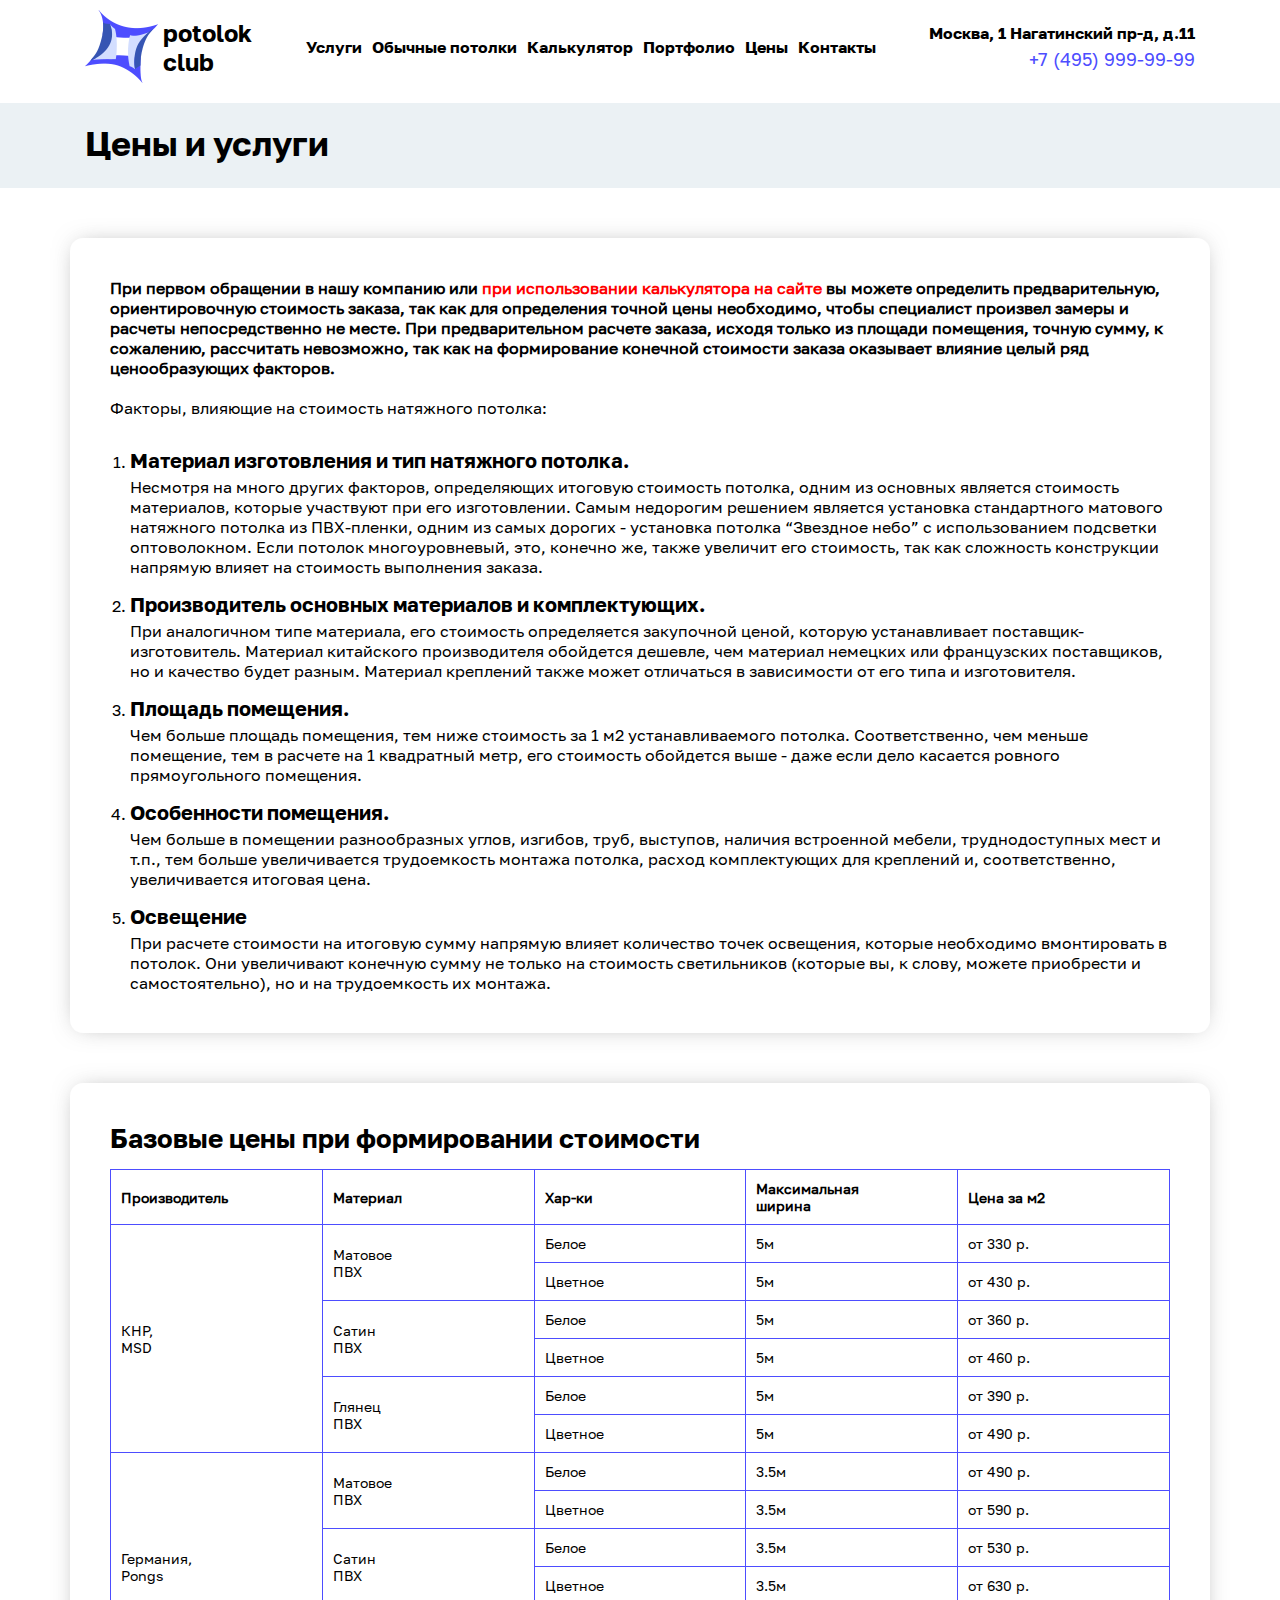
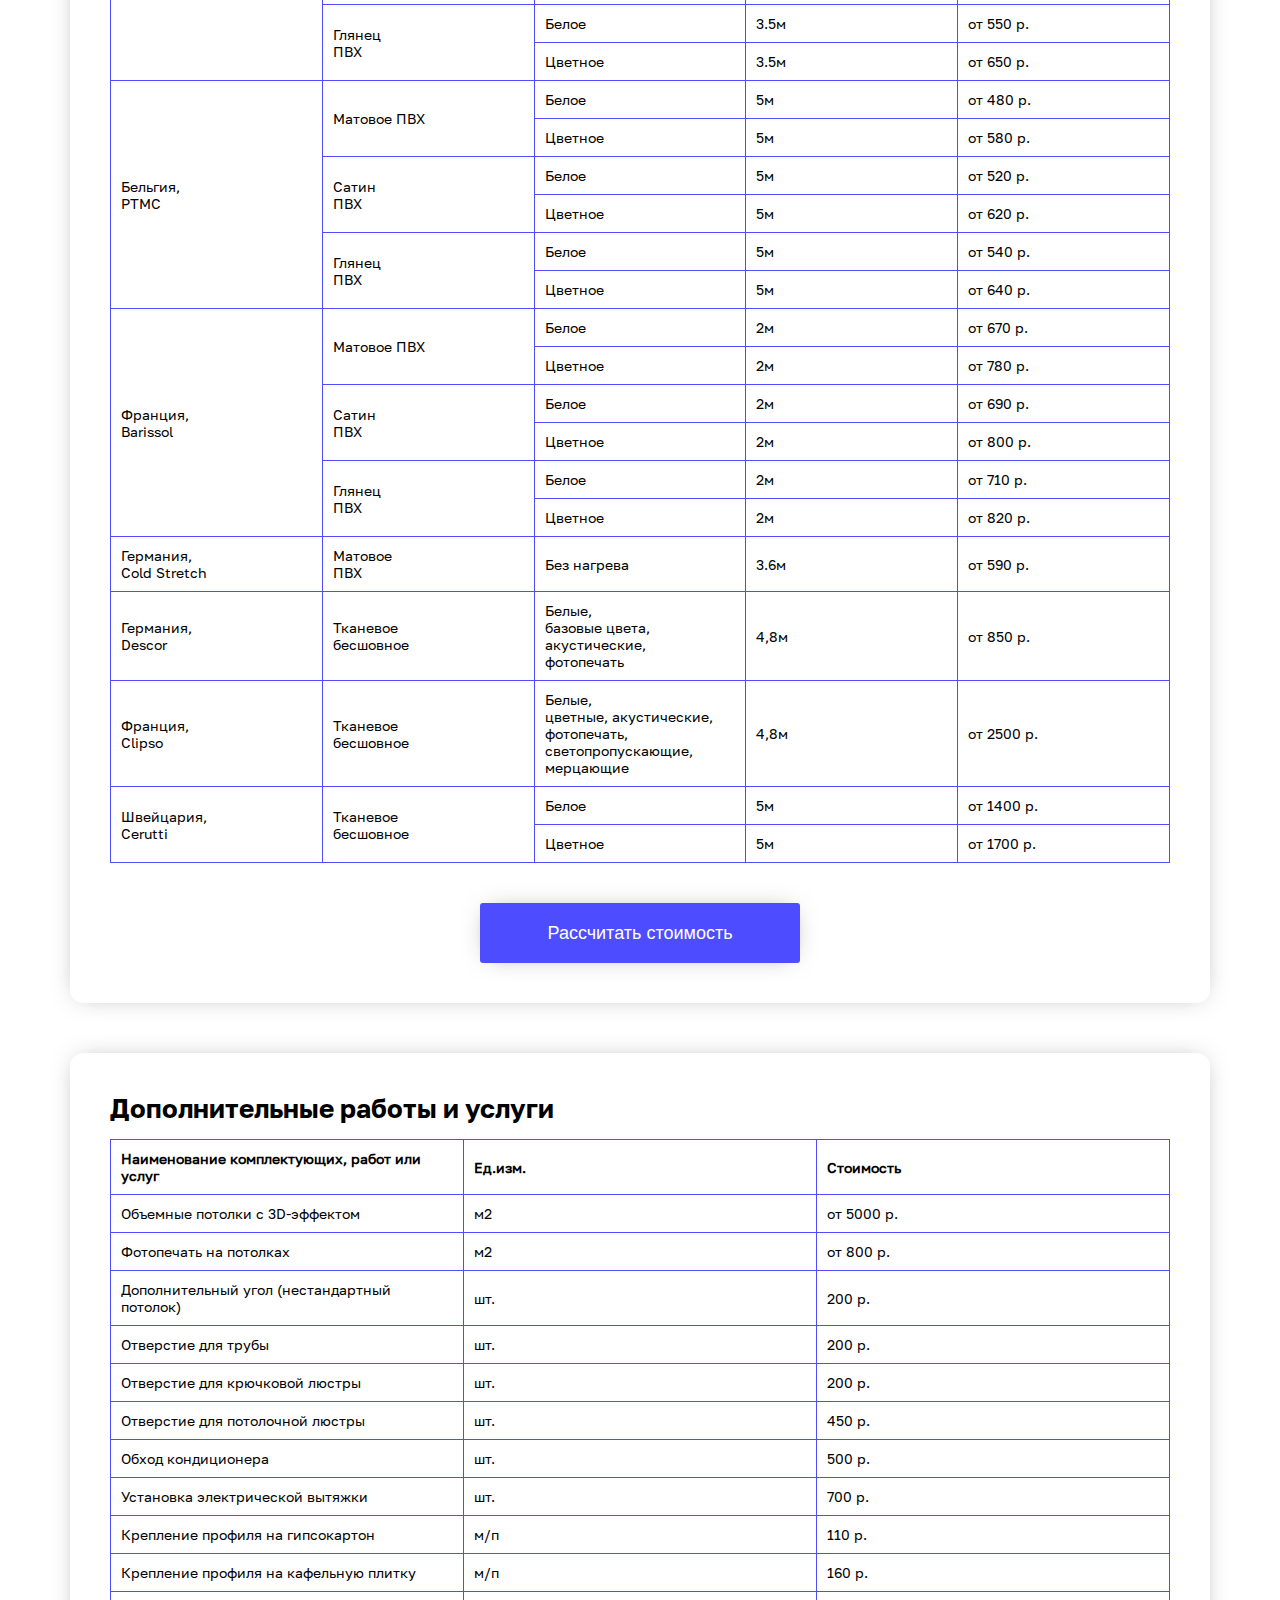
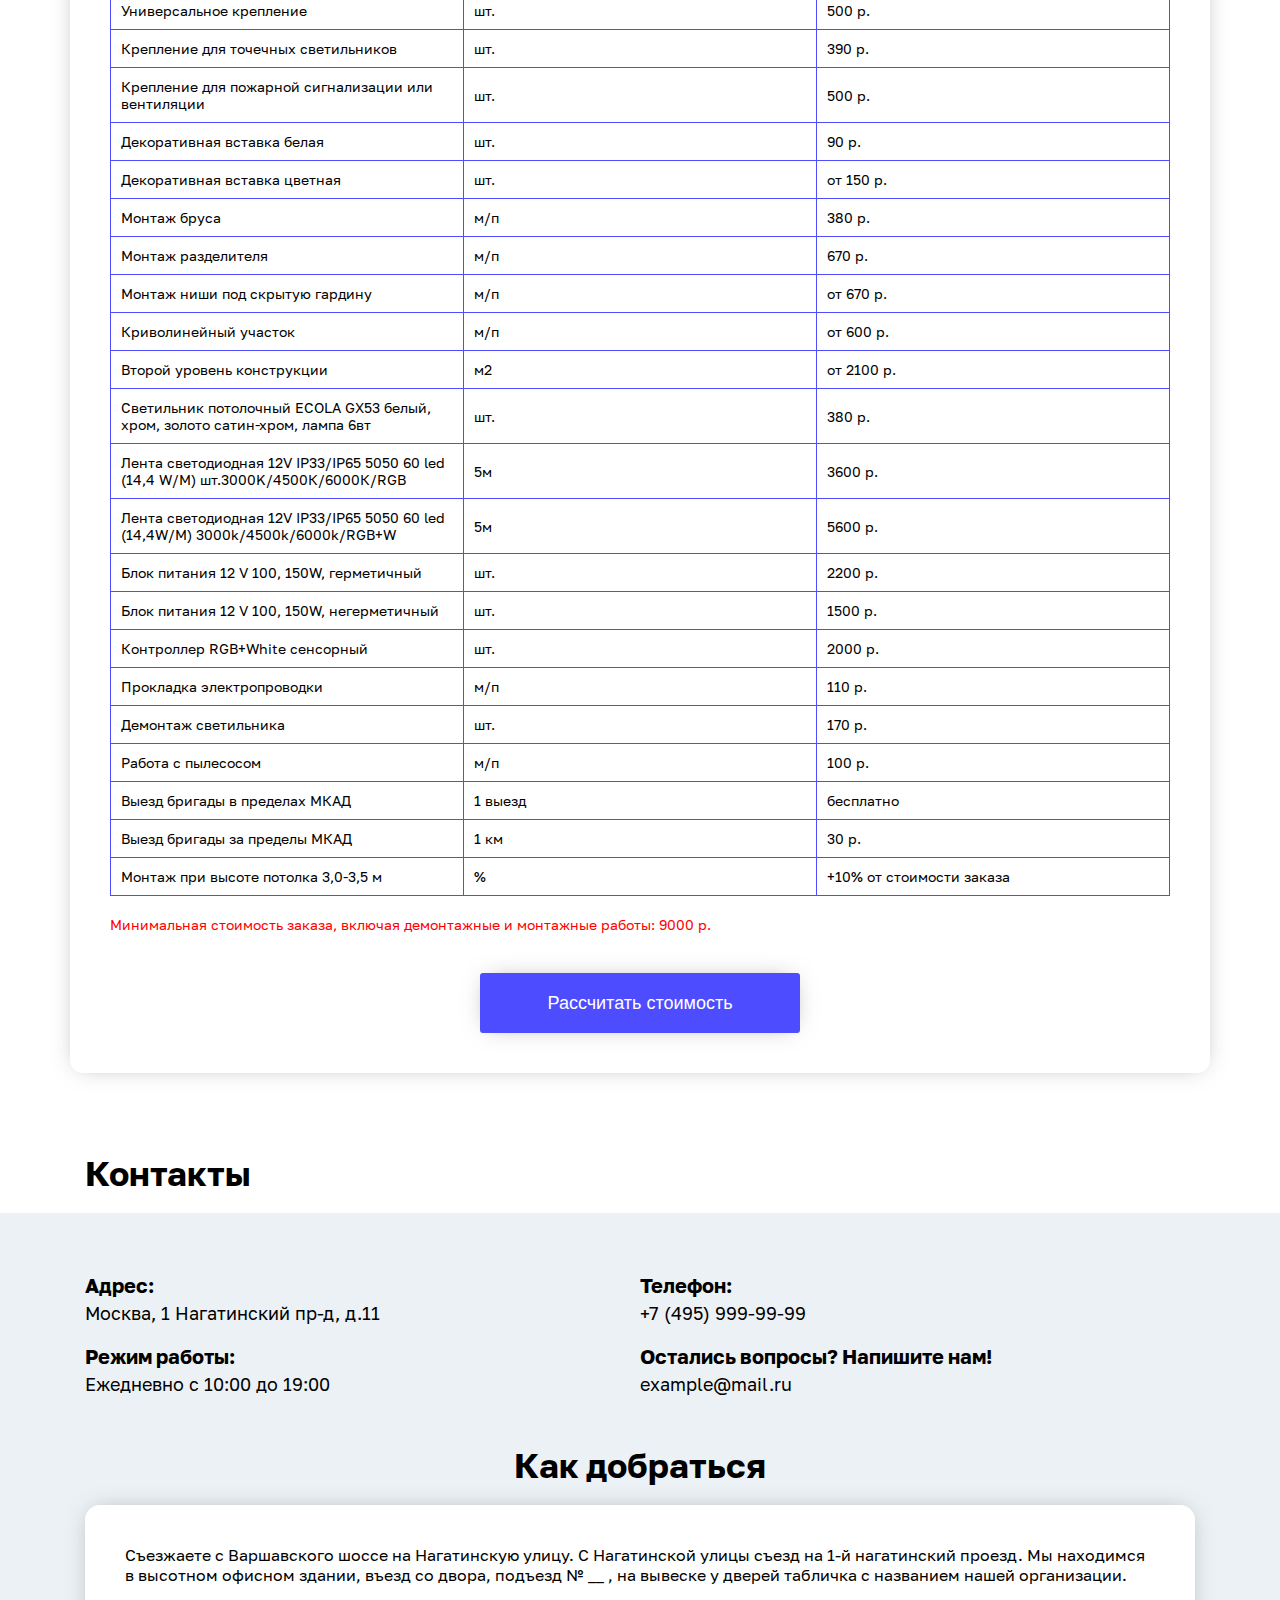
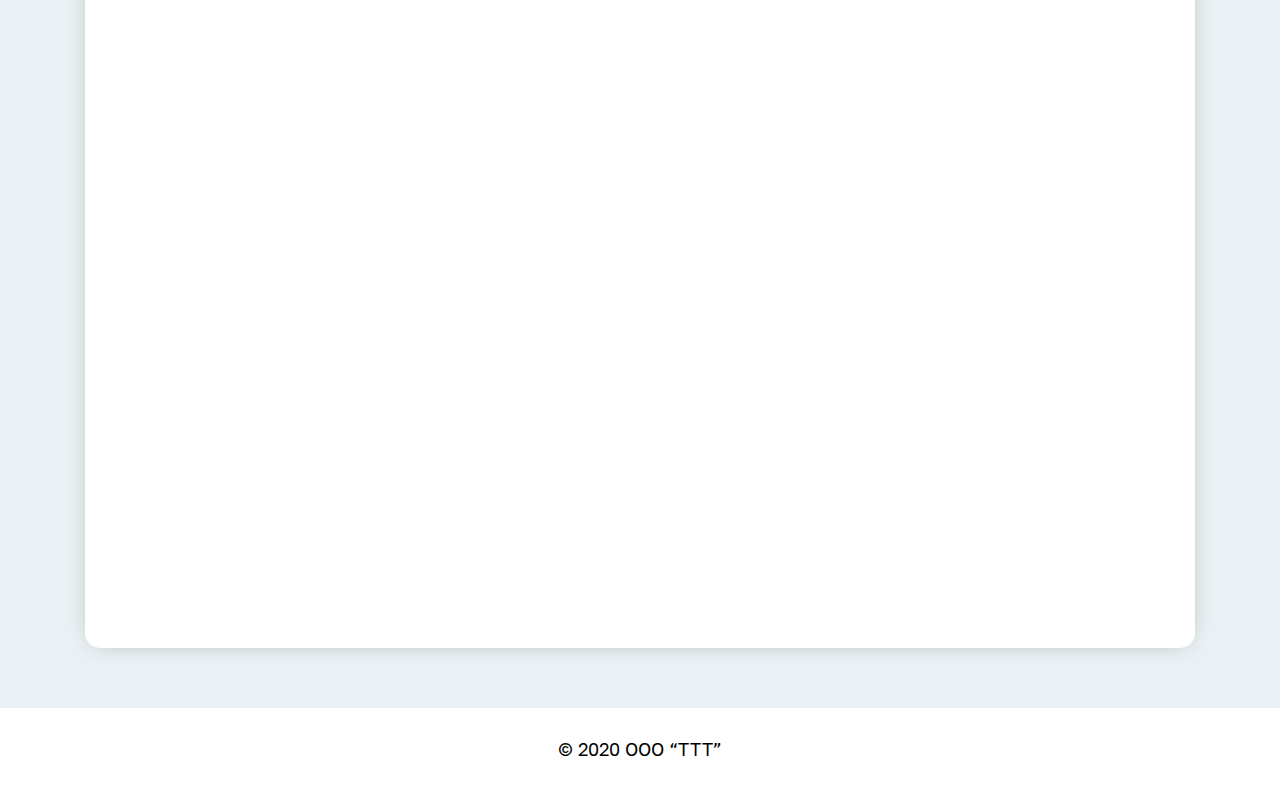
<file: price.html>
<!DOCTYPE html>
<html lang="ru">

<head>
  <meta charset="UTF-8">
  <meta name="viewport" content="width=device-width, initial-scale=1.0, maximum-scale=1.0, user-scalable=no" />
  <meta http-equiv="X-UA-Compatible" content="ie=edge">
  <meta name="format-detection" content="telephone=no">
  <title>Ремонт квартир</title>
  <link rel="shortcut icon" href="img/favicon/favicon.ico" type="image/x-icon">
  <meta property="og:title" content="" />
  <meta name="keywords" content="" />
  <link rel="stylesheet" href="css/libs.min.css">
  <link rel="stylesheet" href="css/main.css">
</head>

<body>
  <div class="burger">
    <span></span>
    <span></span>
    <span></span>
  </div>
  <header class="header">
    <div class="header-top">
      <div class="header-top-wrap container">
        <div class="header-top-wrap-left">
          <a href="#"><img src="img/logo.png" alt="">potolok<br>club</a>
        </div>
        <div class="header-top-wrap-center">
          <ul class="menu">
            <li class="menu-item-has-children">
              <a href="">Услуги</a>
              <ul>
                <li><a href="">В детскую</a></li>
                <li><a href="">В спальню</a></li>
                <li><a href="">В гостинную</a></li>
                <li><a href="">На кухню</a></li>
                <li><a href="">В ванную</a></li>
                <li><a href="">В коридор</a></li>
              </ul>
            </li>
            <li><a href="">Обычные потолки</a></li>
            <li><a href="">Калькулятор</a>
            </li>
            <li><a href="">Портфолио</a></li>
            <li><a href="">Цены</a></li>
            <li><a href="">Контакты</a></li>
          </ul>
        </div>
        <div class="header-top-wrap-right">
          <a href="#">Москва, 1 Нагатинский пр-д, д.11</a>
          <a href="tel:">+7 (495) 999-99-99</a>
        </div>
      </div>
    </div>

  </header>


  <section class="about">
    <div class="about-title">
      <h1 class="title container">Цены и услуги</h1>
    </div>
    <div class="about-wrap container">
      <b>
        При первом обращении в нашу компанию или <span>при использовании калькулятора на сайте</span> вы можете определить
        предварительную, ориентировочную стоимость заказа, так как для определения точной цены необходимо, чтобы
        специалист произвел замеры и расчеты непосредственно не месте. При предварительном расчете заказа, исходя только
        из площади помещения, точную сумму, к сожалению, рассчитать невозможно, так как на формирование конечной
        стоимости заказа оказывает влияние целый ряд ценообразующих факторов.
      </b>
      <p>
        Факторы, влияющие на стоимость натяжного потолка:
      </p>
      <ol>
        <li>
          <h3>Материал изготовления и тип натяжного потолка. </h3>
          Несмотря на много других факторов, определяющих итоговую стоимость потолка, одним из основных является
          стоимость материалов, которые участвуют при его изготовлении. Самым недорогим решением является установка
          стандартного матового натяжного потолка из ПВХ-пленки, одним из самых дорогих - установка потолка “Звездное
          небо” с использованием подсветки оптоволокном. Если потолок многоуровневый, это, конечно же, также увеличит
          его стоимость, так как сложность конструкции напрямую влияет на стоимость выполнения заказа.
        </li>
        <li>
          <h3>Производитель основных материалов и комплектующих. </h3>
          При аналогичном типе материала, его стоимость определяется закупочной ценой, которую устанавливает
          поставщик-изготовитель. Материал китайского производителя обойдется дешевле, чем материал немецких или
          французских поставщиков, но и качество будет разным. Материал креплений также может отличаться в зависимости
          от его типа и изготовителя.

        </li>
        <li>
          <h3>Площадь помещения. </h3>
          Чем больше площадь помещения, тем ниже стоимость за 1 м2 устанавливаемого потолка. Соответственно, чем меньше
          помещение, тем в расчете на 1 квадратный метр, его стоимость обойдется выше - даже если дело касается ровного
          прямоугольного помещения.

        </li>
        <li>
          <h3>Особенности помещения.</h3>
          Чем больше в помещении разнообразных углов, изгибов, труб, выступов, наличия встроенной мебели,
          труднодоступных мест и т.п., тем больше увеличивается трудоемкость монтажа потолка, расход комплектующих для
          креплений и, соответственно, увеличивается итоговая цена.
        </li>
        <li>
          <h3>Освещение</h3>
          При расчете стоимости на итоговую сумму напрямую влияет количество точек освещения, которые необходимо
          вмонтировать в потолок. Они увеличивают конечную сумму не только на стоимость светильников (которые вы, к
          слову, можете приобрести и самостоятельно), но и на трудоемкость их монтажа.
        </li>
      </ol>
    </div>
    <div class="about-wrap about-table container">
      <h2>Базовые цены при формировании стоимости</h2>
      <table  width="100%" cellpadding="5">
        <tr>
         <th>Производитель</th>
         <th>Материал</th>
         <th>Хар-ки</th>
         <th class="table-dnone">Максимальная<br>ширина</th>
         <th>Цена за м2</th>
        </tr>
        <tr>
          <td rowspan="6">КНР,<br>MSD</td>
          <td rowspan="2">Матовое<br>ПВХ</td>
          <td>Белое</td>
          <td class="table-dnone">5м</td>
          <td>от 330 р.</td>
       </tr>
        <tr>
          <td>Цветное</td>
          <td class="table-dnone">5м</td>
          <td>от 430 р.</td>
       </tr>
        <tr>
          <td rowspan="2">Сатин<br>ПВХ</td rowspan="2">
          <td>Белое</td>
          <td class="table-dnone">5м</td>
          <td>от 360 р.</td>
       </tr>
        <tr>
          <td>Цветное</td>
          <td class="table-dnone">5м</td>
          <td>от 460 р.</td>
       </tr>
       <tr>
        <td rowspan="2">Глянец<br>ПВХ</td>
        <td>Белое</td>
        <td class="table-dnone">5м</td>
        <td>от 390 р.</td>
     </tr>
     <tr>
      <td>Цветное</td>
      <td class="table-dnone">5м</td>
      <td>от 490 р.</td>
    </tr>


    <tr>
      <td rowspan="6">Германия,<br>Pongs </td>
      <td rowspan="2">Матовое<br>ПВХ</td>
      <td>Белое</td>
      <td  class="table-dnone">3.5м</td>
      <td>от 490 р.</td>
   </tr>
    <tr>
      <td>Цветное</td>
      <td  class="table-dnone">3.5м</td>
      <td>от 590 р.</td>
   </tr>
    <tr>
      <td rowspan="2">Сатин<br>ПВХ</td rowspan="2">
      <td>Белое</td>
      <td class="table-dnone">3.5м</td>
      <td>от 530 р.</td>
   </tr>
    <tr>
      <td>Цветное</td>
      <td class="table-dnone">3.5м</td>
      <td>от 630 р.</td>
   </tr>
   <tr>
    <td rowspan="2">Глянец<br>ПВХ</td>
    <td>Белое</td>
    <td class="table-dnone">3.5м</td>
    <td>от 550 р.</td>
 </tr>
 <tr>
  <td>Цветное</td>
  <td class="table-dnone">3.5м</td>
  <td>от 650 р.</td>
</tr>


<tr>
  <td rowspan="6">Бельгия,<br>PTMC</td>
  <td rowspan="2">Матовое ПВХ</td>
  <td>Белое</td>
  <td class="table-dnone">5м</td>
  <td>от 480 р.</td>
</tr>
<tr>
  <td>Цветное</td>
  <td class="table-dnone">5м</td>
  <td>от 580 р.</td>
</tr>
<tr>
  <td rowspan="2">Сатин<br>ПВХ</td rowspan="2">
  <td>Белое</td>
  <td class="table-dnone">5м</td>
  <td>от 520 р.</td>
</tr>
<tr>
  <td>Цветное</td>
  <td class="table-dnone">5м</td>
  <td>от 620 р.</td>
</tr>
<tr>
<td rowspan="2">Глянец<br>ПВХ</td>
<td>Белое</td>
<td class="table-dnone">5м</td>
<td>от 540 р.</td>
</tr>
<tr>
<td>Цветное</td>
<td class="table-dnone">5м</td>
<td>от 640 р.</td>
</tr>



<tr>
  <td rowspan="6">Франция,<br>Barissol</td>
  <td rowspan="2">Матовое ПВХ</td>
  <td>Белое</td>
  <td class="table-dnone">2м</td>
  <td>от 670 р.</td>
</tr>
<tr>
  <td>Цветное</td>
  <td class="table-dnone">2м</td>
  <td>от 780 р.</td>
</tr>
<tr>
  <td rowspan="2">Сатин<br>ПВХ</td rowspan="2">
  <td>Белое</td>
  <td class="table-dnone">2м</td>
  <td>от 690 р.</td>
</tr>
<tr>
  <td>Цветное</td>
  <td class="table-dnone">2м</td>
  <td>от 800 р.</td>
</tr>
<tr>
<td rowspan="2">Глянец<br>ПВХ</td>
<td>Белое</td>
<td class="table-dnone">2м</td>
<td>от 710 р.</td>
</tr>
<tr>
<td>Цветное</td>
<td class="table-dnone">2м</td>
<td>от 820 р.</td>
</tr>



<tr>
  <td rowspan="1">Германия,<br>
    Cold Stretch
    </td>
  <td rowspan="1">Матовое<br>ПВХ</td>
  <td>Без нагрева</td>
  <td class="table-dnone">3.6м</td>
  <td>от 590 р.</td>
</tr>
<tr>
  <td rowspan="1">Германия,<br>Descor
    </td>
  <td rowspan="1">Тканевое<br>бесшовное</td>
  <td>Белые,<br>базовые цвета, акустические,<br>фотопечать</td>
  <td class="table-dnone">4,8м</td>
  <td>от 850 р.</td>
</tr>
<tr>
  <td rowspan="1">Франция,<br>Clipso 
    </td>
  <td rowspan="1">Тканевое<br>бесшовное</td>
  <td>Белые,<br>цветные, акустические,<br>фотопечать, светопропускающие,<br>мерцающие</td>
  <td class="table-dnone">4,8м</td>
  <td>от 2500 р.</td>
</tr>
<tr>
  <td rowspan="2">Швейцария,<br>Cerutti 
    </td>
  <td rowspan="2">Тканевое<br>бесшовное</td>
  <td>Белое</td>
  <td class="table-dnone">5м</td>
  <td>от 1400 р.</td>
</tr>
<tr>
  <td>Цветное</td>
  <td class="table-dnone">5м</td>
  <td>от 1700 р.</td>
</tr>
      </table>
      <div>
        <button class="button call-popup">Рассчитать стоимость</button>
      </div>
    </div>
    <div class="about-wrap about-table container">
      <h2 class="title">
        Дополнительные работы и услуги
      </h2>
      <table   width="100%" cellpadding="3" class="table-two">
        <tr>
          <th>Наименование комплектующих, работ или услуг</td>
          <th>Ед.изм.</td>
          <th>Стоимость</td>
        </tr>
        <tr>
          <td>Объемные потолки с 3D-эффектом </td>
          <td>м2</td>
          <td>от 5000 р.</td>
        </tr>
        <tr>
          <td>Фотопечать на потолках</td>
          <td>м2</td>
          <td>от 800 р.</td>
        </tr>
        <tr>
          <td>Дополнительный угол (нестандартный потолок)</td>
          <td>шт.</td>
          <td>200 р.</td>
        </tr>
        <tr>
          <td>Отверстие для трубы</td>
          <td>шт.</td>
          <td>200 р.</td>
        </tr>
        <tr>
          <td>Отверстие для крючковой люстры</td>
          <td>шт.</td>
          <td>200 р.</td>
        </tr>
        <tr>
          <td>Отверстие для потолочной люстры</td>
          <td>шт.</td>
          <td>450 р.</td>
        </tr>
        <tr>
          <td>Обход кондиционера</td>
          <td>шт.</td>
          <td>500 р.</td>
        </tr>
        <tr>
          <td>Установка электрической вытяжки </td>
          <td>шт.</td>
          <td>700 р.</td>
        </tr>

        <tr>
          <td>Крепление профиля на гипсокартон </td>
          <td>м/п</td>
          <td>110 р.</td>
        </tr><tr>
          <td>Крепление профиля на кафельную плитку</td>
          <td>м/п</td>
          <td>160 р.</td>
        </tr>


        <tr>
          <td>Универсальное крепление</td>
          <td>шт.</td>
          <td>500 р.</td>
        </tr>
        <tr>
          <td>Крепление для точечных светильников</td>
          <td>шт.</td>
          <td>390 р.</td>
        </tr>
        <tr>
          <td>Крепление для пожарной сигнализации или вентиляции</td>
          <td>шт.</td>
          <td>500 р.</td>
        </tr>
        <tr>
          <td>Декоративная вставка белая</td>
          <td>шт.</td>
          <td>90 р.</td>
        </tr>
        <tr>
          <td>Декоративная вставка цветная</td>
          <td>шт.</td>
          <td>от 150 р.</td>
        </tr>
        <tr>
          <td>Монтаж бруса</td>
          <td>м/п</td>
          <td>380 р.</td>
        </tr>
        <tr>
          <td>Монтаж разделителя</td>
          <td>м/п</td>
          <td>670 р.</td>
        </tr>
        <tr>
          <td>Монтаж ниши под скрытую гардину</td>
          <td>м/п</td>
          <td>от 670 р.</td>
        </tr>
        <tr>
          <td>Криволинейный участок</td>
          <td>м/п</td>
          <td>от 600 р.</td>
        </tr>
        <tr>
          <td>Второй уровень конструкции</td>
          <td>м2</td>
          <td>от 2100 р.</td>
        </tr>
        <tr>
          <td>Светильник потолочный ECOLA GX53 белый, хром, золото сатин-хром, лампа 6вт</td>
          <td>шт.</td>
          <td>380 р.</td>
        </tr>
        <tr>
          <td>Лента светодиодная 12V IP33/IP65 5050 60 led (14,4 W/M) шт.3000K/4500К/6000К/RGB</td>
          <td>5м</td>
          <td>3600 р.</td>
        </tr>
        <tr>
          <td>Лента светодиодная 12V IP33/IP65 5050 60 led (14,4W/M) 3000k/4500k/6000k/RGB+W</td>
          <td>5м</td>
          <td>5600 р.</td>
        </tr>
        <tr>
          <td>Блок питания 12 V 100, 150W, герметичный</td>
          <td>шт.</td>
          <td>2200 р.</td>
        </tr>
        <tr>
          <td>Блок питания 12 V 100, 150W, негерметичный</td>
          <td>шт.</td>
          <td>1500 р.</td>
        </tr>
        <tr>
          <td>Контроллер RGB+White сенсорный</td>
          <td>шт.</td>
          <td>2000 р.</td>
        </tr>
        <tr>
          <td>Прокладка электропроводки</td>
          <td>м/п</td>
          <td>110 р.</td>
        </tr>
        <tr>
          <td>Демонтаж светильника </td>
          <td>шт.</td>
          <td>170 р.</td>
        </tr>
        <tr>
          <td>Работа с пылесосом</td>
          <td>м/п</td>
          <td>100 р.</td>
        </tr>
        <tr>
          <td>Выезд бригады в пределах МКАД</td>
          <td>1 выезд</td>
          <td>бесплатно</td>
        </tr>
        <tr>
          <td>Выезд бригады за пределы МКАД</td>
          <td>1 км</td>
          <td>30 р.</td>
        </tr>
        <tr>
          <td>Монтаж при высоте потолка 3,0-3,5 м</td>
          <td>%</td>
          <td>+10% от стоимости заказа</td>
        </tr>
      </table>
      <span>
        Минимальная стоимость заказа, включая демонтажные и монтажные работы: 9000 р.
      </span>
      <div>
        <button class="button call-popup">Рассчитать стоимость</button>
      </div>
    </div>
  </section>
  <footer class="footer">
    <div class="footer-top container">
      <div class="title">
        Контакты
      </div>
    </div>
    <div class="footer-main">
      <div class="footer-main-wrap container">
        <div class="footer-main-wrap-top">
          <div class="footer-main-wrap-top-item">
            <b>Адрес:</b>
            <p>Москва, 1 Нагатинский пр-д, д.11</p>
          </div>
          <div class="footer-main-wrap-top-item">
            <b>Телефон:</b>
            <a href="">+7 (495) 999-99-99</a>
          </div>
          <div class="footer-main-wrap-top-item">
            <b>Режим работы:</b>
            <p>Ежедневно с 10:00 до 19:00</p>
          </div>
          <div class="footer-main-wrap-top-item">
            <b>Остались вопросы? Напишите нам!</b>
            <a href="">example@mail.ru</a>
          </div>
        </div>
        <div class="title">Как добраться</div>
        <!-- <div class="footer-main-wrap-toggle">
          
          <div>На автомобиле</div>
          <div>Пешком</div>
        </div> -->
        <div class="footer-main-wrap-map">
          <p>
            Съезжаете с Варшавского шоссе на Нагатинскую улицу.
            С Нагатинской улицы съезд на 1-й нагатинский проезд.
            Мы находимся в высотном офисном здании, въезд со двора, подъезд № __ , на вывеске у дверей табличка с
            названием нашей организации.
          </p>
          <iframe
            src="https://yandex.ru/map-widget/v1/?um=constructor%3Af8dcd74d21fbdcd40e7e0dd1409239ef2c2ac0455ceb2d71cfdfa2def05c5040&amp;source=constructor"
            width="100%" height="600" frameborder="0"></iframe>
        </div>
      </div>
    </div>
    <div class="footer-title">
      © 2020 ООО “ТТТ”
    </div>
  </footer>
  <div class="overlay"></div>
  <div class="popup">
    <div class="close">&times;</div>
    <div class="title">
      Оставьте завяку и мы вам перезвоним!
    </div>
    <label for="">Ваше имя</label>
    <input type="text">
    <label for="">Ваш телефон</label>
    <input type="tel">
    <input type="submit" class="button" value="Отправить">
    <div class="small">
      Я ознакомлен (-а) с условиями <a href="">политики конфиденциальности</a> и согласен на обработку персональных
      данных.
    </div>
  </div>




  <script src="https://code.jquery.com/jquery-3.4.1.min.js"></script>
  <script src="js/libs.min.js"></script>
  <script src="js/common.js"></script>
</body>

</html>
</file>
<file: css/main.css>
@font-face {
  font-family: 'reg';
  font-display: swap;
  src: url("../fonts/GoloTextReg.ttf");
  font-weight: normal;
  font-style: normal;
}

@font-face {
  font-family: 'bold';
  font-display: swap;
  src: url("../fonts/GoloTextBold.ttf");
  font-weight: normal;
  font-style: normal;
}

* {
  -webkit-box-sizing: border-box;
          box-sizing: border-box;
  margin: 0;
  padding: 0;
}

body, html {
  margin: 0;
  padding: 0;
  width: auto;
  overflow-x: hidden;
  color: #000;
  font-family: "reg", sans-serif;
  -webkit-box-sizing: border-box;
          box-sizing: border-box;
  font-size: 14px;
  -ms-overflow-style: scrollbar;
}

a, a:hover, a:active, a:link, a:focus {
  text-decoration: none;
  outline: none;
}

ul {
  list-style: none;
  font-size: 16px;
}

div, span, article, nav, section, main, header {
  -webkit-box-sizing: border-box;
          box-sizing: border-box;
  padding: 0;
  margin: 0;
}

input, button, select, textarea {
  padding: 10px 15px;
}

input[type="text"], input[type="tel"], input[type="submit"], button {
  -webkit-appearance: none;
}

input:focus, textarea:focus, select:focus, button:focus {
  outline: none;
}

h1, h2, h3, h4, h5 {
  width: 100%;
  font-family: "bold", sans-serif;
}

.container {
  width: 100%;
  padding-right: 15px;
  padding-left: 15px;
  margin-right: auto;
  margin-left: auto;
}

.container-fluid {
  width: 100%;
  margin-right: auto;
  margin-left: auto;
}

.row {
  display: -webkit-box;
  display: -ms-flexbox;
  display: flex;
  -ms-flex-wrap: wrap;
  flex-wrap: wrap;
  -webkit-box-align: center;
      -ms-flex-align: center;
          align-items: center;
}

@media (min-width: 576px) {
  .container {
    max-width: 540px;
  }
}

@media (min-width: 768px) {
  .container {
    max-width: 720px;
  }
}

@media (min-width: 992px) {
  .container {
    max-width: 960px;
  }
}

@media (min-width: 1200px) {
  .container {
    max-width: 1140px;
  }
}

.title {
  font-family: "bold", sans-serif;
  font-size: 34px;
  margin-bottom: 20px;
}

.button {
  background-color: #4d4dff;
  color: #fff;
  font-size: 18px;
  border: 0;
  border-radius: 3px;
  display: -webkit-box;
  display: -ms-flexbox;
  display: flex;
  -webkit-box-pack: center;
      -ms-flex-pack: center;
          justify-content: center;
  -webkit-box-align: center;
      -ms-flex-align: center;
          align-items: center;
  width: 320px;
  height: 60px;
  -webkit-box-shadow: 0px 0px 25px -9px rgba(120, 120, 120, 0.76);
          box-shadow: 0px 0px 25px -9px rgba(120, 120, 120, 0.76);
  cursor: pointer;
  -webkit-transition: 0.6s;
  transition: 0.6s;
}

.button:hover {
  -webkit-transition: 0.6s;
  transition: 0.6s;
  color: #000;
  background-color: #d3deff;
}

.header-top {
  padding-bottom: 20px;
}

.header-top-wrap {
  display: -webkit-box;
  display: -ms-flexbox;
  display: flex;
  -webkit-box-pack: justify;
      -ms-flex-pack: justify;
          justify-content: space-between;
  -webkit-box-align: center;
      -ms-flex-align: center;
          align-items: center;
  padding-top: 10px;
}

.header-top-wrap-left a {
  display: -webkit-box;
  display: -ms-flexbox;
  display: flex;
  -webkit-box-align: center;
      -ms-flex-align: center;
          align-items: center;
  font-size: 24px;
  font-family: "bold", sans-serif;
  color: #000;
}

.header-top-wrap-left a img {
  margin-right: 5px;
}

.header-top-wrap-center ul {
  display: -webkit-box;
  display: -ms-flexbox;
  display: flex;
  -webkit-box-pack: justify;
      -ms-flex-pack: justify;
          justify-content: space-between;
  -webkit-box-align: center;
      -ms-flex-align: center;
          align-items: center;
}

.header-top-wrap-center ul li {
  position: relative;
}

.header-top-wrap-center ul li a {
  padding: 5px;
  font-size: 16px;
  color: #000;
  font-family: "bold", sans-serif;
}

.header-top-wrap-center ul li.menu-item-has-children ul {
  position: absolute;
  display: none;
  min-width: 160px;
  top: 22px;
  background-color: #fff;
  -webkit-box-shadow: 0 5px 5px rgba(0, 0, 0, 0.1);
          box-shadow: 0 5px 5px rgba(0, 0, 0, 0.1);
}

.header-top-wrap-center ul li.menu-item-has-children ul li {
  display: -webkit-box;
  display: -ms-flexbox;
  display: flex;
  width: 100%;
}

.header-top-wrap-center ul li.menu-item-has-children ul li a {
  display: -webkit-box;
  display: -ms-flexbox;
  display: flex;
  width: 100%;
  padding: 4px 15px;
  display: flex;
}

.header-top-wrap-center ul li.menu-item-has-children ul li a:hover {
  background-color: #4d4dff;
  color: #fff;
}

.header-top-wrap-right {
  display: -webkit-box;
  display: -ms-flexbox;
  display: flex;
  -webkit-box-orient: vertical;
  -webkit-box-direction: normal;
      -ms-flex-direction: column;
          flex-direction: column;
  -webkit-box-align: end;
      -ms-flex-align: end;
          align-items: flex-end;
}

.header-top-wrap-right a:first-child {
  color: #000000;
  font-family: "bold", sans-serif;
  font-size: 16px;
  margin-bottom: 5px;
}

.header-top-wrap-right a:last-child {
  color: #4d4dff;
  font-size: 18px;
}

.header-main {
  min-height: 800px;
  display: -webkit-box;
  display: -ms-flexbox;
  display: flex;
  -webkit-box-pack: center;
      -ms-flex-pack: center;
          justify-content: center;
  -webkit-box-align: center;
      -ms-flex-align: center;
          align-items: center;
  background-image: url(../img/bg.png);
  background-size: cover;
  background-position: 0 -25px;
  background-repeat: no-repeat;
}

.header-main button {
  margin-bottom: 100px;
  width: 270px;
  margin-top: 20px;
}

.header-main h1 {
  font-size: 40px;
  text-transform: uppercase;
  line-height: 42px;
  margin-right: 300px;
}

.header-main h1 span {
  font-size: 52px;
  line-height: 48px;
}

.service {
  padding: 20px 0;
}

.service-wrap {
  display: -webkit-box;
  display: -ms-flexbox;
  display: flex;
  -ms-flex-wrap: wrap;
      flex-wrap: wrap;
  -ms-flex-pack: distribute;
      justify-content: space-around;
}

.service-wrap-item {
  overflow: hidden;
  display: -webkit-box;
  display: -ms-flexbox;
  display: flex;
  position: relative;
  -ms-flex-preferred-size: 31%;
      flex-basis: 31%;
  margin-bottom: 25px;
  min-height: 235px;
  -webkit-box-align: end;
      -ms-flex-align: end;
          align-items: flex-end;
  -webkit-box-pack: center;
      -ms-flex-pack: center;
          justify-content: center;
  cursor: pointer;
  -webkit-transition: 0.6s;
  transition: 0.6s;
}

.service-wrap-item div.button {
  position: absolute;
  top: 50%;
  left: 50%;
  -webkit-transform: translate(-50%, -50%);
          transform: translate(-50%, -50%);
  width: 240px;
  opacity: 0;
  -webkit-transition: 0.6s;
  transition: 0.6s;
  z-index: 12;
}

.service-wrap-item div.button:hover {
  background-color: #4d4dff;
  color: #fff;
}

.service-wrap-item:hover div.button {
  opacity: 1;
}

.service-wrap-item:hover span {
  height: 100%;
  -webkit-transition: 0.6s;
  transition: 0.6s;
  -webkit-box-align: end;
      -ms-flex-align: end;
          align-items: flex-end;
  line-height: 50px;
}

.service-wrap-item span {
  z-index: 10;
  color: #fff;
  width: 100%;
  display: -webkit-box;
  display: -ms-flexbox;
  display: flex;
  -webkit-box-pack: center;
      -ms-flex-pack: center;
          justify-content: center;
  -webkit-box-align: center;
      -ms-flex-align: center;
          align-items: center;
  height: 50px;
  font-family: "bold", sans-serif;
  padding: 0 20px;
  text-align: center;
  margin-bottom: 0px;
  background-color: rgba(0, 0, 0, 0.5);
  font-size: 16px;
  -webkit-transition: 0.6s;
  transition: 0.6s;
}

.service-wrap-item img {
  width: 100%;
  position: absolute;
  left: 50%;
  top: 50%;
  -webkit-transform: translate(-50%, -50%);
          transform: translate(-50%, -50%);
}

.portfolio-wrap-item {
  padding: 20px;
}

.portfolio-wrap-item-top img {
  width: 100% !important;
  height: auto !important;
}

.portfolio-wrap-item-bot h4 {
  font-size: 20px;
  margin-bottom: 20px;
  margin-top: 10px;
}

.portfolio-wrap-item-bot p b {
  margin-left: 2px;
  font-size: 16px;
  font-family: "bold", sans-serif;
  font-weight: 700;
}

.portfolio button.slick-arrow {
  position: absolute;
  top: 38%;
  -webkit-transform: translateY(-50%);
          transform: translateY(-50%);
  font-size: 0;
  background: transparent;
  border: 0;
  border-radius: 50%;
  background-image: url(../img/icons/back.svg);
  background-size: cover;
  background-position: center center;
  background-repeat: no-repeat;
  height: 20px;
  width: 20px;
  cursor: pointer;
}

.portfolio button.slick-arrow:focus {
  outline: none;
}

.portfolio button.slick-next {
  right: -10px;
  z-index: 10;
  -webkit-transform: translateY(-50%) rotate(180deg);
          transform: translateY(-50%) rotate(180deg);
}

.portfolio button.slick-prev {
  left: -10px;
  z-index: 10;
}

.footer {
  padding: 30px 0 0 0;
}

.footer-title {
  display: -webkit-box;
  display: -ms-flexbox;
  display: flex;
  -webkit-box-align: center;
      -ms-flex-align: center;
          align-items: center;
  -webkit-box-pack: center;
      -ms-flex-pack: center;
          justify-content: center;
  padding: 30px 0;
  font-size: 18px;
  background-color: #fff;
}

.footer-main {
  background-color: #ebf1f4;
  padding: 60px 0;
}

.footer-main div.title {
  text-align: center;
  width: 100%;
  margin-top: 30px;
  margin-bottom: 20px;
}

.footer-main-wrap-map {
  border-radius: 15px;
  background-color: #ffffff;
  padding: 40px;
  -webkit-box-shadow: 0px 0px 25px -9px rgba(120, 120, 120, 0.76);
          box-shadow: 0px 0px 25px -9px rgba(120, 120, 120, 0.76);
}

.footer-main-wrap-map img {
  width: 100%;
  height: auto;
  margin-top: 20px;
}

.footer-main-wrap-map p {
  font-size: 16px;
  line-height: 20px;
  margin-bottom: 20px;
}

.footer-main-wrap-toggle {
  display: -webkit-box;
  display: -ms-flexbox;
  display: flex;
  -webkit-box-pack: center;
      -ms-flex-pack: center;
          justify-content: center;
  -webkit-box-align: center;
      -ms-flex-align: center;
          align-items: center;
  margin-bottom: 40px;
  margin-top: 30px;
}

.footer-main-wrap-toggle div {
  padding: 10px;
  display: -webkit-box;
  display: -ms-flexbox;
  display: flex;
  width: 160px;
  -webkit-box-pack: center;
      -ms-flex-pack: center;
          justify-content: center;
  -webkit-box-align: center;
      -ms-flex-align: center;
          align-items: center;
  color: #fff;
  cursor: pointer;
}

.footer-main-wrap-toggle div:first-child {
  background-color: #4d4dff;
  border-radius: 13px 0 0 13px;
}

.footer-main-wrap-toggle div:last-child {
  background-color: #d3deff;
  color: #000000;
  border-radius: 0 13px 13px 0;
}

.footer-main-wrap-top {
  display: -webkit-box;
  display: -ms-flexbox;
  display: flex;
  -ms-flex-wrap: wrap;
      flex-wrap: wrap;
  -webkit-box-align: center;
      -ms-flex-align: center;
          align-items: center;
  -ms-flex-pack: distribute;
      justify-content: space-around;
}

.footer-main-wrap-top-item {
  display: -webkit-box;
  display: -ms-flexbox;
  display: flex;
  -webkit-box-orient: vertical;
  -webkit-box-direction: normal;
      -ms-flex-direction: column;
          flex-direction: column;
  -webkit-box-pack: center;
      -ms-flex-pack: center;
          justify-content: center;
  -ms-flex-preferred-size: 50%;
      flex-basis: 50%;
  margin-bottom: 20px;
}

.footer-main-wrap-top-item b {
  margin-bottom: 5px;
  font-size: 20px;
  font-family: "bold", sans-serif;
}

.footer-main-wrap-top-item p, .footer-main-wrap-top-item a {
  font-size: 18px;
}

.footer-main-wrap-top-item a {
  color: #000000;
}

.footer-main-wrap-top-item a:hover {
  color: #4d4dff;
}

.calc {
  padding: 40px 0;
}

.calc-wrap {
  display: -webkit-box;
  display: -ms-flexbox;
  display: flex;
  -webkit-box-pack: justify;
      -ms-flex-pack: justify;
          justify-content: space-between;
}

.calc-wrap-right {
  display: -webkit-box;
  display: -ms-flexbox;
  display: flex;
  -webkit-box-orient: vertical;
  -webkit-box-direction: normal;
      -ms-flex-direction: column;
          flex-direction: column;
  -ms-flex-preferred-size: 25%;
      flex-basis: 25%;
  -webkit-box-pack: justify;
      -ms-flex-pack: justify;
          justify-content: space-between;
}

.calc-wrap-right div {
  display: -webkit-box;
  display: -ms-flexbox;
  display: flex;
  height: 50%;
  width: 100%;
  -webkit-box-orient: vertical;
  -webkit-box-direction: normal;
      -ms-flex-direction: column;
          flex-direction: column;
  font-family: "bold", sans-serif;
  font-size: 20px;
}

.calc-wrap-right div:first-child {
  -webkit-box-orient: horizontal;
  -webkit-box-direction: normal;
      -ms-flex-direction: row;
          flex-direction: row;
  -webkit-box-align: center;
      -ms-flex-align: center;
          align-items: center;
  -webkit-box-pack: center;
      -ms-flex-pack: center;
          justify-content: center;
}

.calc-wrap-right div:first-child span {
  font-size: 32px;
  padding: 0 5px;
}

.calc-wrap-right div:last-child {
  -webkit-box-pack: end;
      -ms-flex-pack: end;
          justify-content: flex-end;
}

.calc-wrap-right div:last-child button {
  margin-top: 10px;
  width: 100%;
}

.calc-wrap-right div:last-child span {
  text-align: center;
  text-decoration: underline;
}

.calc-wrap-left {
  display: -webkit-box;
  display: -ms-flexbox;
  display: flex;
  -webkit-box-orient: vertical;
  -webkit-box-direction: normal;
      -ms-flex-direction: column;
          flex-direction: column;
  -webkit-box-align: start;
      -ms-flex-align: start;
          align-items: flex-start;
  -ms-flex-preferred-size: 65%;
      flex-basis: 65%;
}

.calc-wrap-left-top {
  display: -webkit-box;
  display: -ms-flexbox;
  display: flex;
  -webkit-box-orient: vertical;
  -webkit-box-direction: normal;
      -ms-flex-direction: column;
          flex-direction: column;
  -webkit-box-align: start;
      -ms-flex-align: start;
          align-items: flex-start;
  -webkit-box-pack: center;
      -ms-flex-pack: center;
          justify-content: center;
  width: 100%;
}

.calc-wrap-left-top b {
  font-size: 20px;
  margin-top: 15px;
}

.calc-wrap-left-top span {
  background-color: #ebf1f4;
  display: -webkit-box;
  display: -ms-flexbox;
  display: flex;
  -webkit-box-pack: center;
      -ms-flex-pack: center;
          justify-content: center;
  -webkit-box-align: center;
      -ms-flex-align: center;
          align-items: center;
  width: 180px;
  height: 40px;
  font-size: 20px;
  border-radius: 13px;
  margin-bottom: 20px;
  font-family: "bold", sans-serif;
}

.calc-wrap-left-top input {
  padding: 20px 0;
}

.calc-wrap-left-bot {
  display: -webkit-box;
  display: -ms-flexbox;
  display: flex;
  -webkit-box-pack: justify;
      -ms-flex-pack: justify;
          justify-content: space-between;
  width: 100%;
}

.calc-wrap-left-bot div {
  display: -webkit-box;
  display: -ms-flexbox;
  display: flex;
  -webkit-box-orient: vertical;
  -webkit-box-direction: normal;
      -ms-flex-direction: column;
          flex-direction: column;
  -ms-flex-preferred-size: 25%;
      flex-basis: 25%;
  padding: 0 5px;
}

.calc-wrap-left-bot div b {
  font-size: 16px;
}

.calc-wrap-left-bot div input, .calc-wrap-left-bot div select {
  background-color: #ebf1f4;
  border: none;
  border-radius: 13px;
  display: -webkit-box;
  display: -ms-flexbox;
  display: flex;
  -webkit-box-pack: center;
      -ms-flex-pack: center;
          justify-content: center;
  -webkit-box-align: center;
      -ms-flex-align: center;
          align-items: center;
  height: 40px;
  margin-top: 10px;
  width: 100%;
}

/* range */
input[type='range'] {
  display: block;
}

input[type='range']:focus {
  outline: none;
}

#inputDiv {
  width: 100%;
  position: relative;
}

#etiqueta {
  width: 0px;
  height: 0px;
  position: absolute;
  z-index: -11;
  background-color: transparent;
  color: white;
  font-size: 0px;
  text-align: center;
  padding-top: 0px;
  top: -45px;
}

input[type='range'],
input[type='range']::-webkit-slider-runnable-track,
input[type='range']::-webkit-slider-thumb {
  -webkit-appearance: none;
}

input[type=range]::-webkit-slider-thumb {
  background-color: #fff;
  width: 30px;
  height: 30px;
  border: 3px solid #333;
  border-radius: 50%;
  margin-top: -10px;
}

input[type=range]::-moz-range-thumb {
  background-color: #d3deff;
  width: 15px;
  height: 15px;
  border: 3px solid #333;
  border-radius: 50%;
}

input[type=range]::-ms-thumb {
  background-color: #d3deff;
  width: 20px;
  height: 20px;
  border: 3px solid #d3deff;
  border-radius: 50%;
}

/* 2.2 TRACK */
input[type=range]::-webkit-slider-runnable-track {
  background-color: #fff;
  height: 10px;
  border-radius: 10px;
}

input[type=range]:focus::-webkit-slider-runnable-track {
  outline: none;
}

input[type=range]::-moz-range-track {
  background-color: #d3deff;
  height: 10px;
  border-radius: 10px;
}

input[type=range]::-ms-track {
  background-color: #d3deff;
  height: 10px;
  border-radius: 10px;
}

input[type=range]::-ms-fill-lower {
  background-color: #4d4dff;
}

input[type=range]::-ms-fill-upper {
  background-color: #d3deff;
}

.burger {
  z-index: 50;
  display: none;
  position: fixed;
  left: 50%;
  -webkit-transform: translateX(-50%);
          transform: translateX(-50%);
  height: 40px;
  width: 40px;
  border-radius: 50%;
  background-color: #4d4dff;
  top: 20px;
  cursor: pointer;
  -webkit-transition: 0.6s;
  transition: 0.6s;
}

.burger span {
  -webkit-transition: 0.6s;
  transition: 0.6s;
  position: absolute;
  background-color: #fff;
  height: 2px;
  width: 25px;
  top: 12px;
  left: 50%;
  -webkit-transform: translateX(-50%);
          transform: translateX(-50%);
}

.burger span:nth-child(2) {
  top: 19px;
}

.burger span:nth-child(3) {
  top: 26px;
}

.burger-active span {
  -webkit-transition: 0.6s;
  transition: 0.6s;
}

.burger-active span:nth-child(1) {
  -webkit-transform: translateX(-50%) rotate(45deg);
          transform: translateX(-50%) rotate(45deg);
  top: 20px;
}

.burger-active span:nth-child(2) {
  -webkit-transform: translateX(-50%) rotate(-45deg);
          transform: translateX(-50%) rotate(-45deg);
  top: 20px;
}

.burger-active span:nth-child(3) {
  -webkit-transform: translateX(-50%) rotate(-135deg);
          transform: translateX(-50%) rotate(-135deg);
  top: 20px;
}

.move-burger {
  top: 20px !important;
}

.overlay {
  position: fixed;
  top: 0;
  left: 0;
  right: 0;
  bottom: 0;
  width: 100%;
  height: 100%;
  background-color: rgba(77, 77, 255, 0.2);
  z-index: 90;
  -webkit-transition: 1s;
  transition: 1s;
  -webkit-transform: translateX(-500%);
          transform: translateX(-500%);
}

.popup {
  position: fixed;
  top: 50%;
  left: 50%;
  -webkit-transform: translate(-500%, -50%);
          transform: translate(-500%, -50%);
  z-index: 95;
  display: -webkit-box;
  display: -ms-flexbox;
  display: flex;
  -webkit-box-orient: vertical;
  -webkit-box-direction: normal;
      -ms-flex-direction: column;
          flex-direction: column;
  max-width: 320px;
  width: 320px;
  padding: 20px;
  background-color: #fff;
  border-radius: 13px;
  -webkit-transition: 1s;
  transition: 1s;
}

.popup div.close {
  position: absolute;
  top: 0px;
  right: 10px;
  font-size: 30px;
  cursor: pointer;
}

.popup div.small {
  font-size: 11px;
  text-align: center;
  margin-top: 15px;
}

.popup div.small a {
  color: #4d4dff;
}

.popup div.title {
  text-align: center;
  font-size: 22px;
  margin-bottom: 10px;
  margin-top: 10px;
}

.popup input {
  border-radius: 7px;
  border: none;
  -webkit-box-shadow: 0 0 5px rgba(0, 0, 0, 0.4);
          box-shadow: 0 0 5px rgba(0, 0, 0, 0.4);
  margin-top: 5px;
  padding: 15px;
  width: 100%;
}

.popup input.button {
  min-width: 200px;
  width: 100%;
  margin-top: 25px;
}

.popup label {
  margin-top: 15px;
}

.popup-active {
  -webkit-transform: translate(-50%, -50%);
          transform: translate(-50%, -50%);
}

.overlay-active {
  -webkit-transform: translateX(0);
          transform: translateX(0);
}

.about-wrap div.div-button {
  display: -webkit-box;
  display: -ms-flexbox;
  display: flex;
  width: 100%;
  -webkit-box-pack: center;
      -ms-flex-pack: center;
          justify-content: center;
  margin-top: 30px;
}

.about-table div {
  width: 100%;
  display: -webkit-box;
  display: -ms-flexbox;
  display: flex;
  -webkit-box-pack: center;
      -ms-flex-pack: center;
          justify-content: center;
  margin-top: 40px;
}

.about-table table {
  border: 1px solid #4d4dff;
  padding: 20px;
  border-radius: 13px;
  table-layout: fixed;
  width: 100%;
  border-collapse: collapse;
  margin-bottom: 20px;
}

.about-table table td, .about-table table th {
  border: 1px solid #4d4dff;
}

.about-table table th {
  text-align: left;
}

.about-table table th:nth-child(1), .about-table table td:nth-child(1) {
  padding: 10px;
  width: 20%;
}

.about-table table th:nth-child(2), .about-table table td:nth-child(2) {
  padding: 10px;
  width: 20%;
}

.about-table table th:nth-child(3), .about-table table td:nth-child(3) {
  padding: 10px;
  width: 20%;
}

.about-table table th:nth-child(4), .about-table table td:nth-child(4) {
  padding: 10px;
  width: 20%;
}

.about-table table th:nth-child(5), .about-table table td:nth-child(5) {
  padding: 10px;
  width: 20%;
}

.about-title {
  background-color: #ebf1f4;
  padding: 20px 0;
}

.about-title h1 {
  margin: 0 auto;
  padding-bottom: 5px;
}

.about-wrap {
  padding: 40px;
  border-radius: 13px;
  margin: 50px auto;
  -webkit-box-shadow: 0px 0px 25px -9px rgba(120, 120, 120, 0.76);
          box-shadow: 0px 0px 25px -9px rgba(120, 120, 120, 0.76);
}

.about-wrap img {
  width: 100%;
  max-width: 800px;
  margin: auto;
  display: block;
  border-radius: 13px;
  -webkit-box-shadow: 0px 0px 25px -9px rgba(120, 120, 120, 0.76);
          box-shadow: 0px 0px 25px -9px rgba(120, 120, 120, 0.76);
  margin-bottom: 30px;
}

.about-wrap ul {
  margin-bottom: 20px;
}

.about-wrap ul li {
  margin: 5px 0;
  padding-left: 20px;
  position: relative;
}

.about-wrap ul li:after {
  position: absolute;
  content: '';
  top: 50%;
  -webkit-transform: translateY(-50%);
          transform: translateY(-50%);
  left: -0px;
  height: 5px;
  width: 5px;
  border-radius: 50%;
  border: 2px solid #4d4dff;
  -webkit-box-shadow: 0 0 5px #4d4dff;
          box-shadow: 0 0 5px #4d4dff;
}

.about-wrap span {
  color: red;
}

.about-wrap b {
  font-size: 16px;
  line-height: 20px;
  margin-bottom: 20px;
  display: block;
}

.about-wrap h2 {
  font-size: 26px;
  margin-bottom: 15px;
}

.about-wrap p {
  font-size: 16px;
  line-height: 20px;
  margin-bottom: 30px;
}

.about-wrap ol {
  padding-left: 20px;
}

.about-wrap ol li {
  font-size: 16px;
}

.about-wrap ol li h3 {
  margin-top: 15px;
  margin-bottom: 5px;
  font-size: 20px;
}

.portfolio-page div.div-button {
  display: -webkit-box;
  display: -ms-flexbox;
  display: flex;
  -webkit-box-pack: center;
      -ms-flex-pack: center;
          justify-content: center;
  margin-top: 40px;
}

.portfolio-page div.portfolio-wrap {
  margin-top: 50px;
}

.portfolio-page div.title-container {
  width: 100%;
  background-color: #ebf1f4;
  padding: 20px 0 10px 0;
}

.accordeon {
  display: block;
  padding: 20px;
  -webkit-box-shadow: 0 0 5px rgba(0, 0, 0, 0.3);
          box-shadow: 0 0 5px rgba(0, 0, 0, 0.3);
  border-radius: 10px;
  cursor: pointer;
  z-index: 10;
}

@media (max-width: 1199px) {
  .calc-wrap-left-bot {
    -ms-flex-wrap: wrap;
        flex-wrap: wrap;
  }
  .calc-wrap-left-bot div {
    -ms-flex-preferred-size: 48%;
        flex-basis: 48%;
    margin-bottom: 20px;
  }
  .service {
    padding-top: 0;
  }
  .service-wrap-item {
    min-height: 200px;
  }
  .header-main {
    min-height: 600px;
  }
  .header-main button {
    margin-bottom: 140px;
  }
  .header-top-wrap-right a:first-child {
    font-size: 14px;
  }
  .header-top-wrap-right a:last-child {
    font-size: 16px;
  }
  .header-top-wrap-center ul li a {
    font-size: 12px;
    padding: 0 3px;
  }
  .header-top-wrap-left a {
    font-size: 17px;
  }
  .header-top-wrap-left a img {
    width: 60px;
  }
}

@media (max-width: 992px) {
  .calc-wrap-left {
    width: 100%;
  }
  .header-top-wrap-center ul li.menu-item-has-children ul {
    position: relative;
    display: block;
    padding: 0;
    font-size: 14px;
    -webkit-box-shadow: none;
            box-shadow: none;
    top: auto;
    min-width: auto;
  }
  .header-top-wrap-center ul li.menu-item-has-children ul li a {
    padding-left: 25px;
    padding-top: 5px;
    padding-bottom: 5px;
  }
  div.title {
    font-size: 24px;
  }
  .footer-main {
    padding-top: 25px;
  }
  .footer-main-wrap div.title {
    margin-top: 10px;
  }
  .footer-main-wrap-top-item {
    -ms-flex-preferred-size: 100%;
        flex-basis: 100%;
  }
  .calc-wrap {
    -ms-flex-wrap: wrap;
        flex-wrap: wrap;
  }
  .calc-wrap-left {
    -ms-flex-preferred-size: 100%;
        flex-basis: 100%;
  }
  .calc-wrap-right {
    -ms-flex-preferred-size: 100%;
        flex-basis: 100%;
  }
  .calc-wrap-right div button {
    max-width: 320px;
    margin: auto;
    display: -webkit-box;
    display: -ms-flexbox;
    display: flex;
    height: 130px;
  }
  .service-wrap-item {
    -ms-flex-preferred-size: 49%;
        flex-basis: 49%;
    margin-bottom: 10px;
  }
  .burger {
    display: block;
  }
  .header-top-wrap-center {
    z-index: 50;
  }
  .header-top-wrap-center ul {
    display: none;
    position: fixed;
    left: 0;
    top: 0;
    background-color: #fff;
    border-radius: 0 0 13px 0;
    padding: 40px;
    -webkit-box-shadow: 0 0 15px rgba(0, 0, 0, 0.4);
            box-shadow: 0 0 15px rgba(0, 0, 0, 0.4);
  }
  .header-top-wrap-center ul li a {
    font-size: 16px;
    padding: 10px 15px;
    display: -webkit-box;
    display: -ms-flexbox;
    display: flex;
  }
}

@media (max-width: 768px) {
  .about div.button {
    font-size: 14px !important;
  }
  .about-wrap {
    padding: 20px;
  }
  .about-wrap b, .about-wrap p, .about-wrap ul li, .about-wrap ol li {
    font-size: 14px;
  }
  .about-wrap ol, .about-wrap ul {
    padding-left: 10px;
  }
  .about-wrap h2 {
    font-size: 20px;
    margin-bottom: 20px;
  }
  .about-wrap table th, .about-wrap table tr {
    font-size: 9px;
    word-break: break-all;
  }
  .about-wrap table td:nth-child(1) {
    padding: 5px;
    width: 20%;
  }
  .about-wrap table td:nth-child(2) {
    padding: 5px;
    width: 20%;
  }
  .about-wrap table td:nth-child(3) {
    padding: 5px;
    width: 40%;
  }
  .about-wrap table td:nth-child(4) {
    padding: 5px;
    width: 10%;
  }
  .about-wrap table td:nth-child(5) {
    padding: 5px;
    width: 10%;
  }
  .about-wrap table td.table-dnone, .about-wrap table th.table-dnone {
    display: none;
  }
  .about-wrap table.table-two th:nth-child(1), .about-wrap table.table-two td:nth-child(1) {
    padding: 10px;
    width: 50%;
  }
  .about-wrap table.table-two th:nth-child(2), .about-wrap table.table-two td:nth-child(2) {
    padding: 10px;
    width: 20%;
  }
  .about-wrap table.table-two th:nth-child(3), .about-wrap table.table-two td:nth-child(3) {
    padding: 10px;
    width: 30%;
  }
  .footer-main-wrap-map {
    padding: 20px 10px;
  }
  .service-wrap-item {
    min-height: 175px;
  }
  .burger {
    -webkit-transform: translateX(0);
            transform: translateX(0);
    right: 20px;
    left: auto;
  }
  .header-main-wrap {
    padding-left: 100px;
  }
  .header-top-wrap {
    -webkit-box-pack: start;
        -ms-flex-pack: start;
            justify-content: flex-start;
  }
  .header-top-wrap-right {
    padding-left: 30px;
    -webkit-box-align: center;
        -ms-flex-align: center;
            align-items: center;
  }
}

@media (max-width: 578px) {
  .header-main {
    background-position: center -10px;
  }
  .footer-main-wrap-map iframe {
    max-height: 400px;
  }
  .about-wrap {
    margin: 30px 0;
  }
  .portfolio-page div.div-button {
    margin-top: 15px;
  }
  .header-top {
    padding-bottom: 10px;
  }
  .burger {
    top: 95px;
  }
  .header-main {
    min-height: 400px;
    -webkit-box-align: start;
        -ms-flex-align: start;
            align-items: flex-start;
  }
  .header-main button {
    margin-bottom: 0;
    width: 220px;
  }
  .header-main-wrap {
    padding-left: 0px;
    display: -webkit-box;
    display: -ms-flexbox;
    display: flex;
    -webkit-box-orient: vertical;
    -webkit-box-direction: normal;
        -ms-flex-direction: column;
            flex-direction: column;
    -webkit-box-pack: center;
        -ms-flex-pack: center;
            justify-content: center;
    margin-right: 150px;
  }
  .header-main-wrap h1 {
    margin-right: 0;
    font-size: 30px;
    line-height: 32px;
    margin-top: 70px;
  }
  .header-main-wrap h1 span {
    font-size: 34px;
    line-height: 36px;
  }
  .header-top-wrap {
    -webkit-box-pack: justify;
        -ms-flex-pack: justify;
            justify-content: space-between;
  }
  .header-top-wrap-right {
    padding-left: 30px;
    -webkit-box-align: end;
        -ms-flex-align: end;
            align-items: flex-end;
  }
}

@media (max-width: 440px) {
  .footer-main-wrap-map iframe {
    max-height: 300px;
  }
  .title {
    font-size: 24px !important;
  }
  #inputDiv input {
    max-width: 100%;
    width: 100%;
  }
  .service-wrap {
    padding-right: 10px;
    padding-left: 10px;
  }
  .service-wrap-item {
    margin-bottom: 20px;
  }
  .portfolio button.slick-arrow {
    top: 30%;
  }
  .header-top-wrap-center ul li a {
    font-size: 16px;
  }
  .calc-wrap-left-bot div {
    -ms-flex-preferred-size: 100%;
        flex-basis: 100%;
  }
  .calc-wrap-left-bot div input {
    width: 100%;
    max-width: 100%;
  }
  .service-wrap-item {
    -ms-flex-preferred-size: 100%;
        flex-basis: 100%;
  }
  .header-top-wrap-right {
    padding-left: 10px;
  }
  .header-top-wrap-right a:first-child {
    font-size: 12px;
    display: -webkit-box;
    display: -ms-flexbox;
    display: flex;
    -webkit-box-pack: end;
        -ms-flex-pack: end;
            justify-content: flex-end;
    text-align: end;
  }
  .header-main {
    min-height: 400px;
    -webkit-box-align: start;
        -ms-flex-align: start;
            align-items: flex-start;
    -webkit-box-pack: start;
        -ms-flex-pack: start;
            justify-content: flex-start;
  }
  .header-main button {
    margin-bottom: 0;
    width: 220px;
  }
  .header-main-wrap {
    padding-left: 0px;
    margin-right: 0;
    margin-left: 30px;
    display: -webkit-box;
    display: -ms-flexbox;
    display: flex;
    -webkit-box-orient: vertical;
    -webkit-box-direction: normal;
        -ms-flex-direction: column;
            flex-direction: column;
    -webkit-box-pack: center;
        -ms-flex-pack: center;
            justify-content: center;
  }
  .header-main-wrap h1 {
    margin-right: 0;
    font-size: 30px;
    line-height: 32px;
    margin-top: 46px;
  }
  .header-main-wrap h1 span {
    font-size: 34px;
    line-height: 36px;
  }
}

@media (max-width: 380px) {
  body {
    background-color: #fff;
  }
}

@media (max-width: 360px) {
  body {
    background-color: #fff;
  }
}
/*# sourceMappingURL=main.css.map */
</file>
<file: css/libs.min.css>
.slick-slider{box-sizing:border-box;-webkit-user-select:none;-moz-user-select:none;-ms-user-select:none;user-select:none;-webkit-touch-callout:none;-khtml-user-select:none;-ms-touch-action:pan-y;touch-action:pan-y;-webkit-tap-highlight-color:transparent}.slick-list,.slick-slider{position:relative;display:block}.slick-list{overflow:hidden;margin:0;padding:0}.slick-list:focus{outline:none}.slick-list.dragging{cursor:pointer;cursor:hand}.slick-slider .slick-list,.slick-slider .slick-track{transform:translateZ(0)}.slick-track{position:relative;top:0;left:0;display:block;margin-left:auto;margin-right:auto}.slick-track:after,.slick-track:before{display:table;content:""}.slick-track:after{clear:both}.slick-loading .slick-track{visibility:hidden}.slick-slide{display:none;float:left;height:100%;min-height:1px}[dir=rtl] .slick-slide{float:right}.slick-slide img{display:block}.slick-slide.slick-loading img{display:none}.slick-slide.dragging img{pointer-events:none}.slick-initialized .slick-slide{display:block}.slick-loading .slick-slide{visibility:hidden}.slick-vertical .slick-slide{display:block;height:auto;border:1px solid transparent}.slick-arrow.slick-hidden{display:none}
</file>
